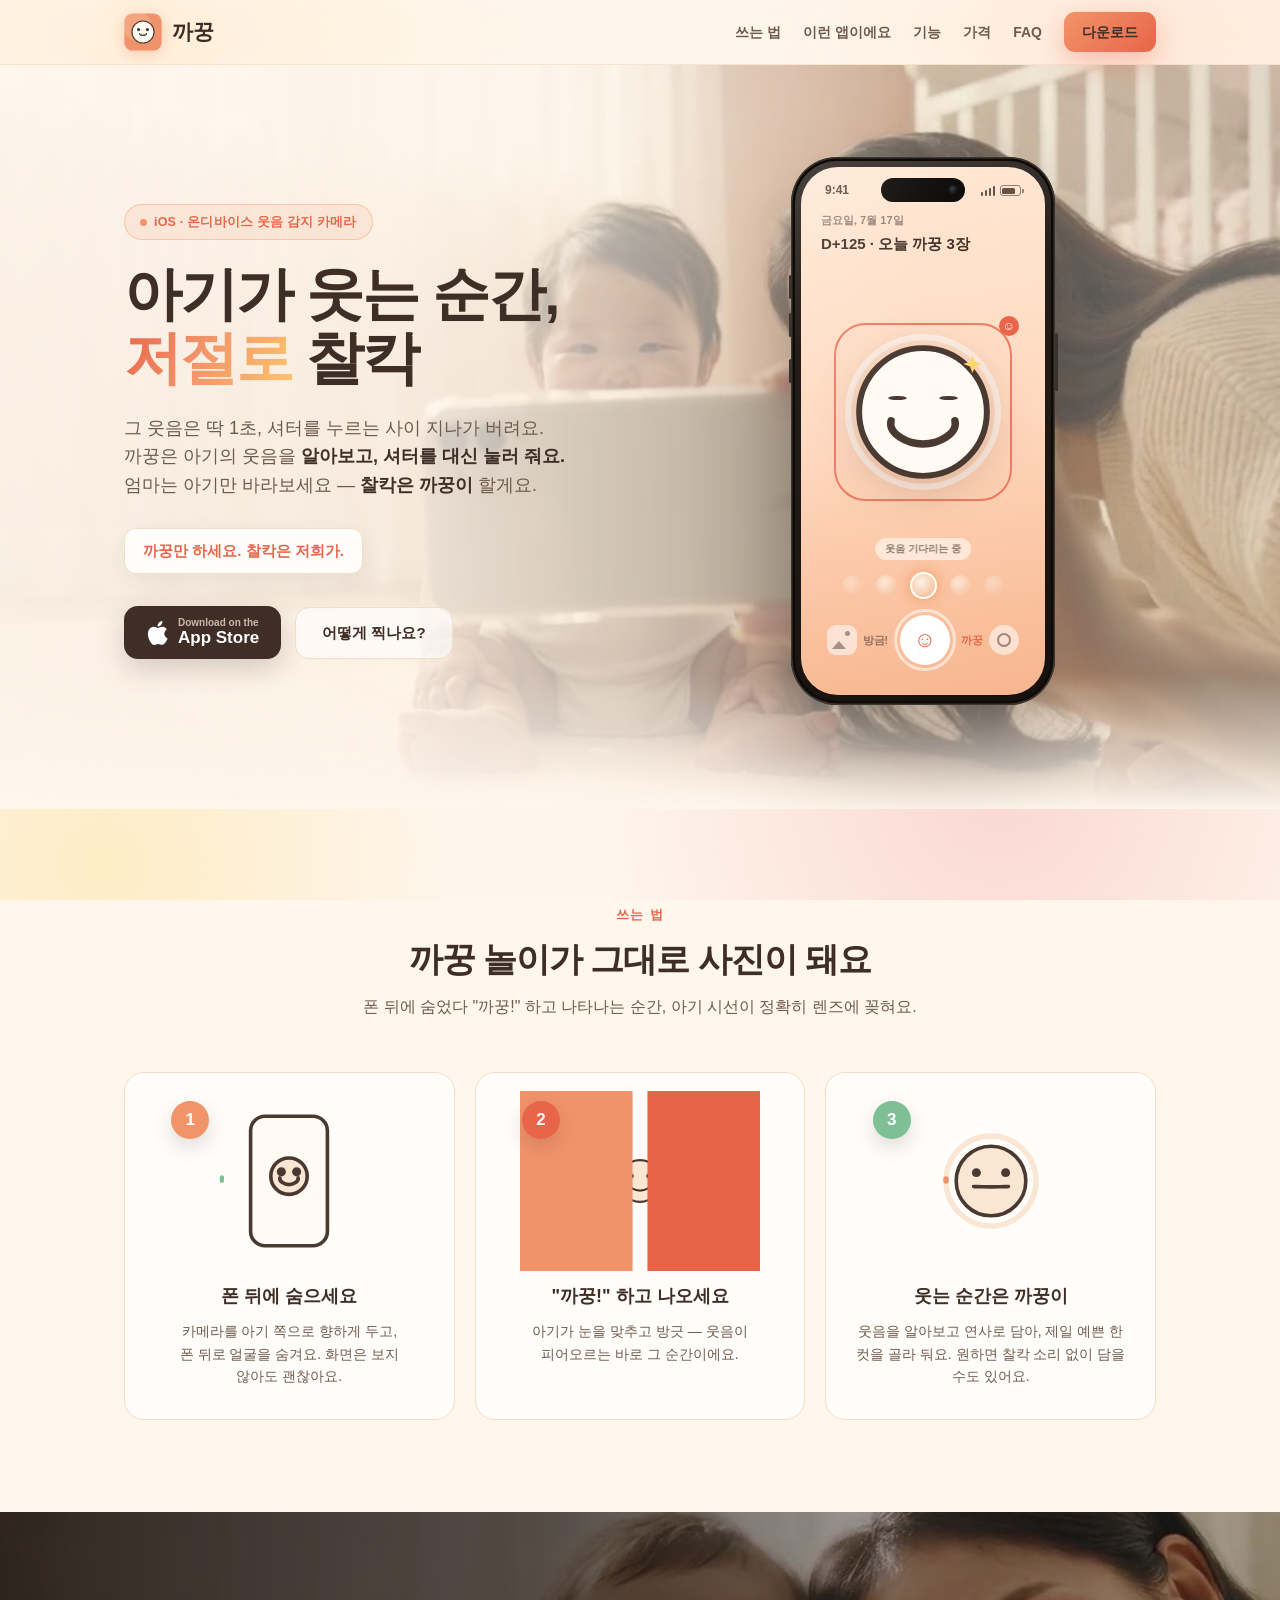
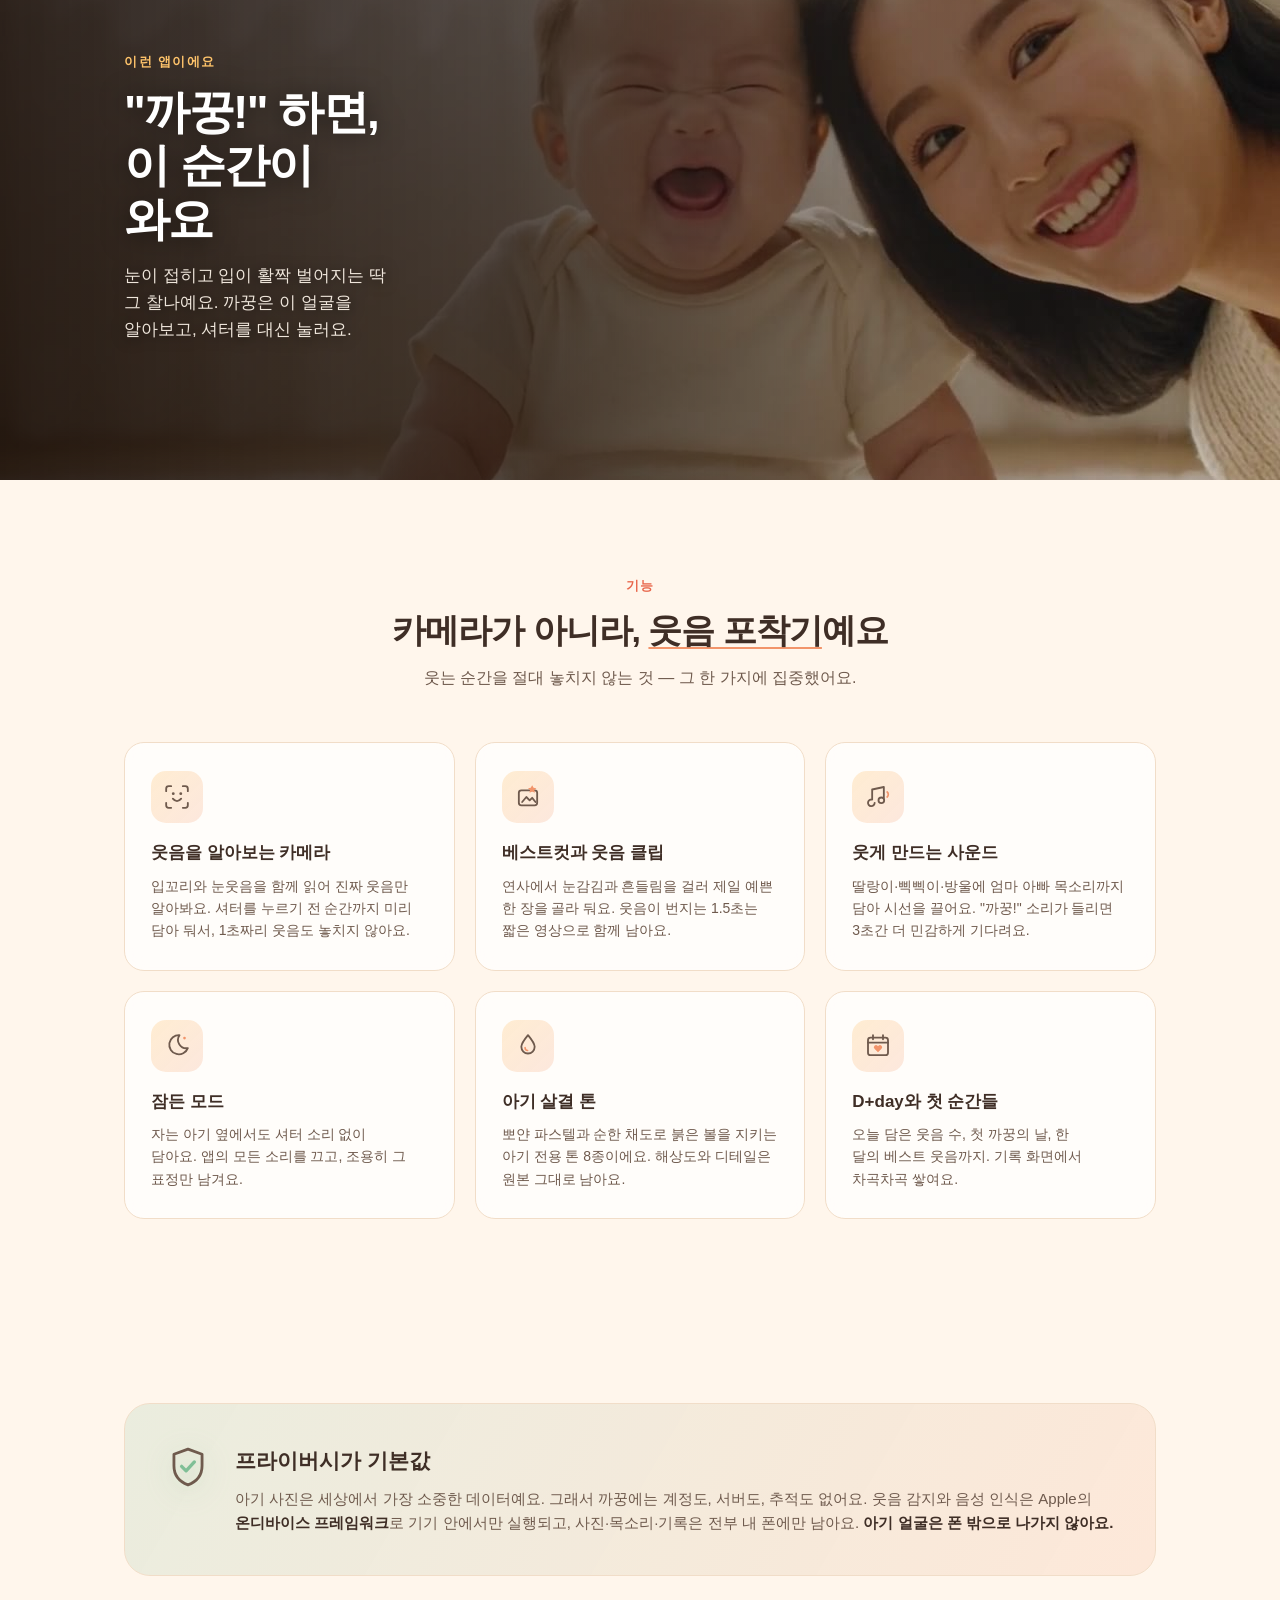
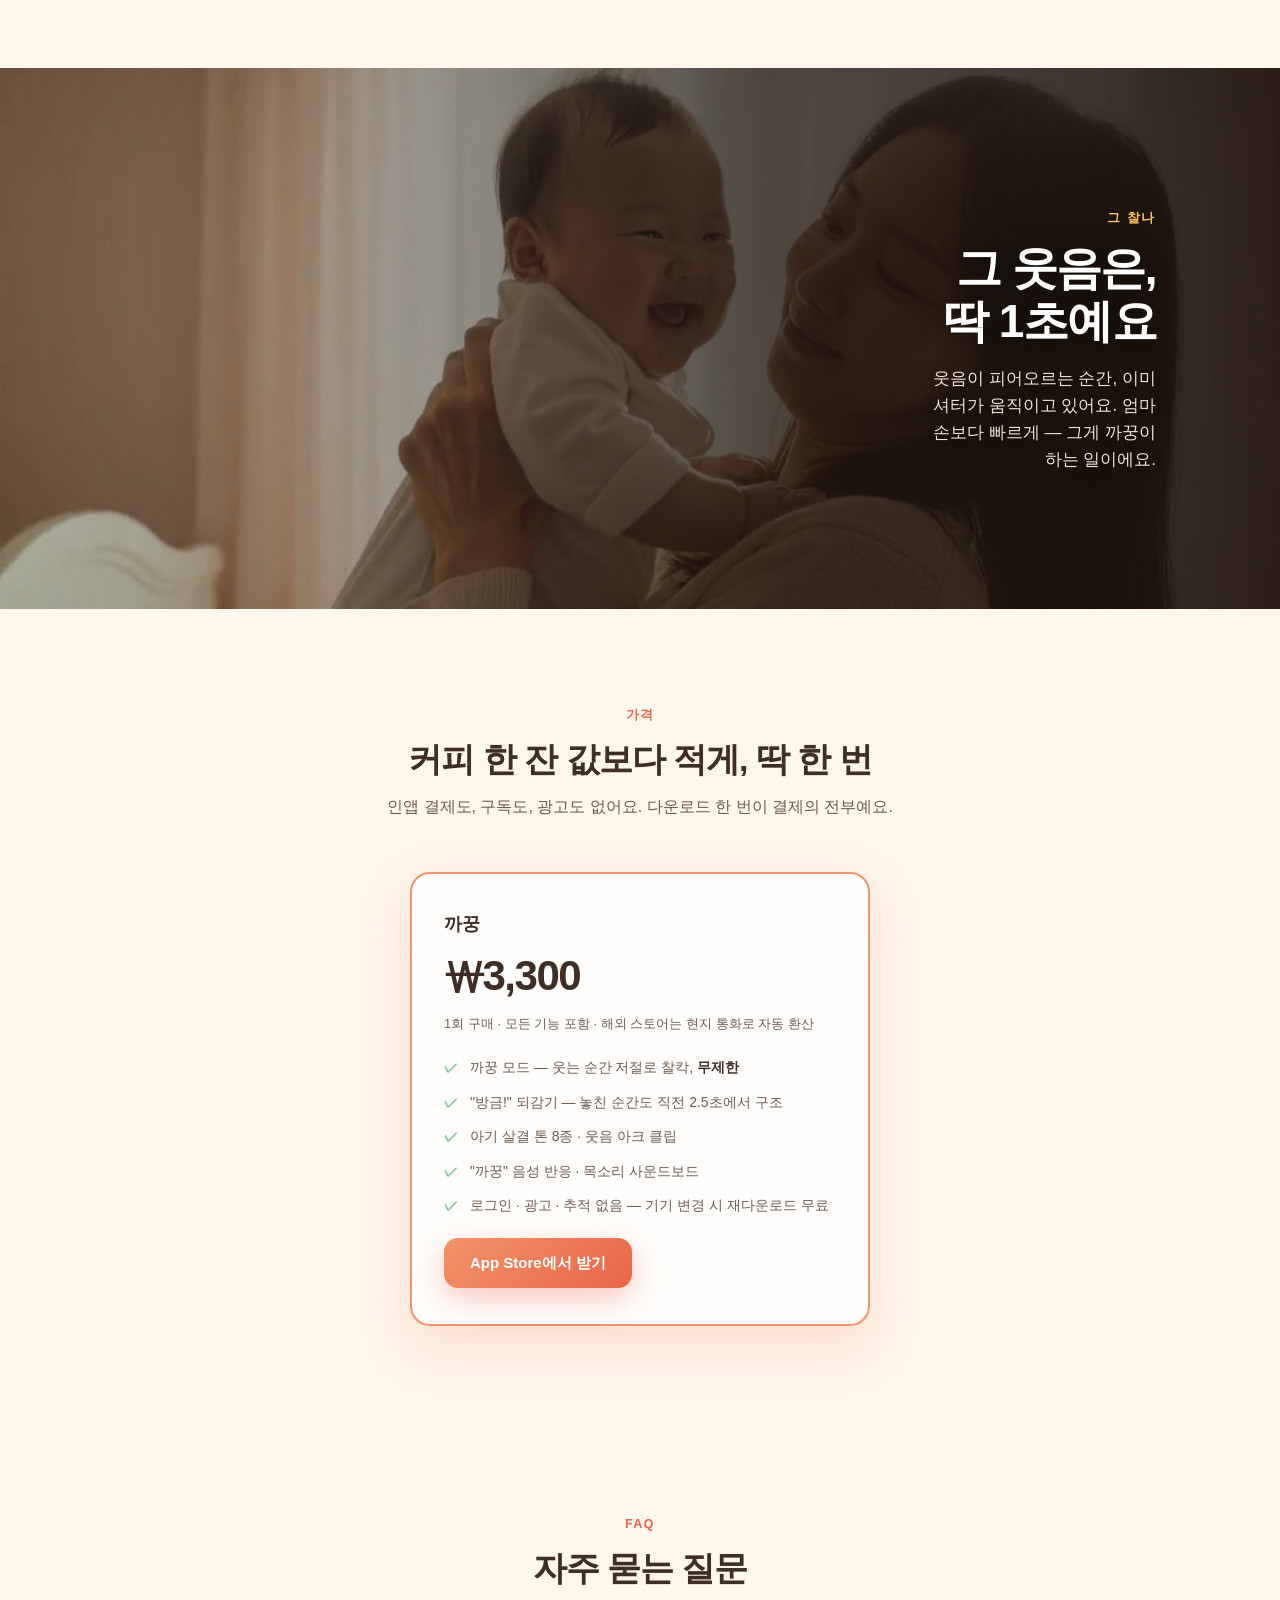
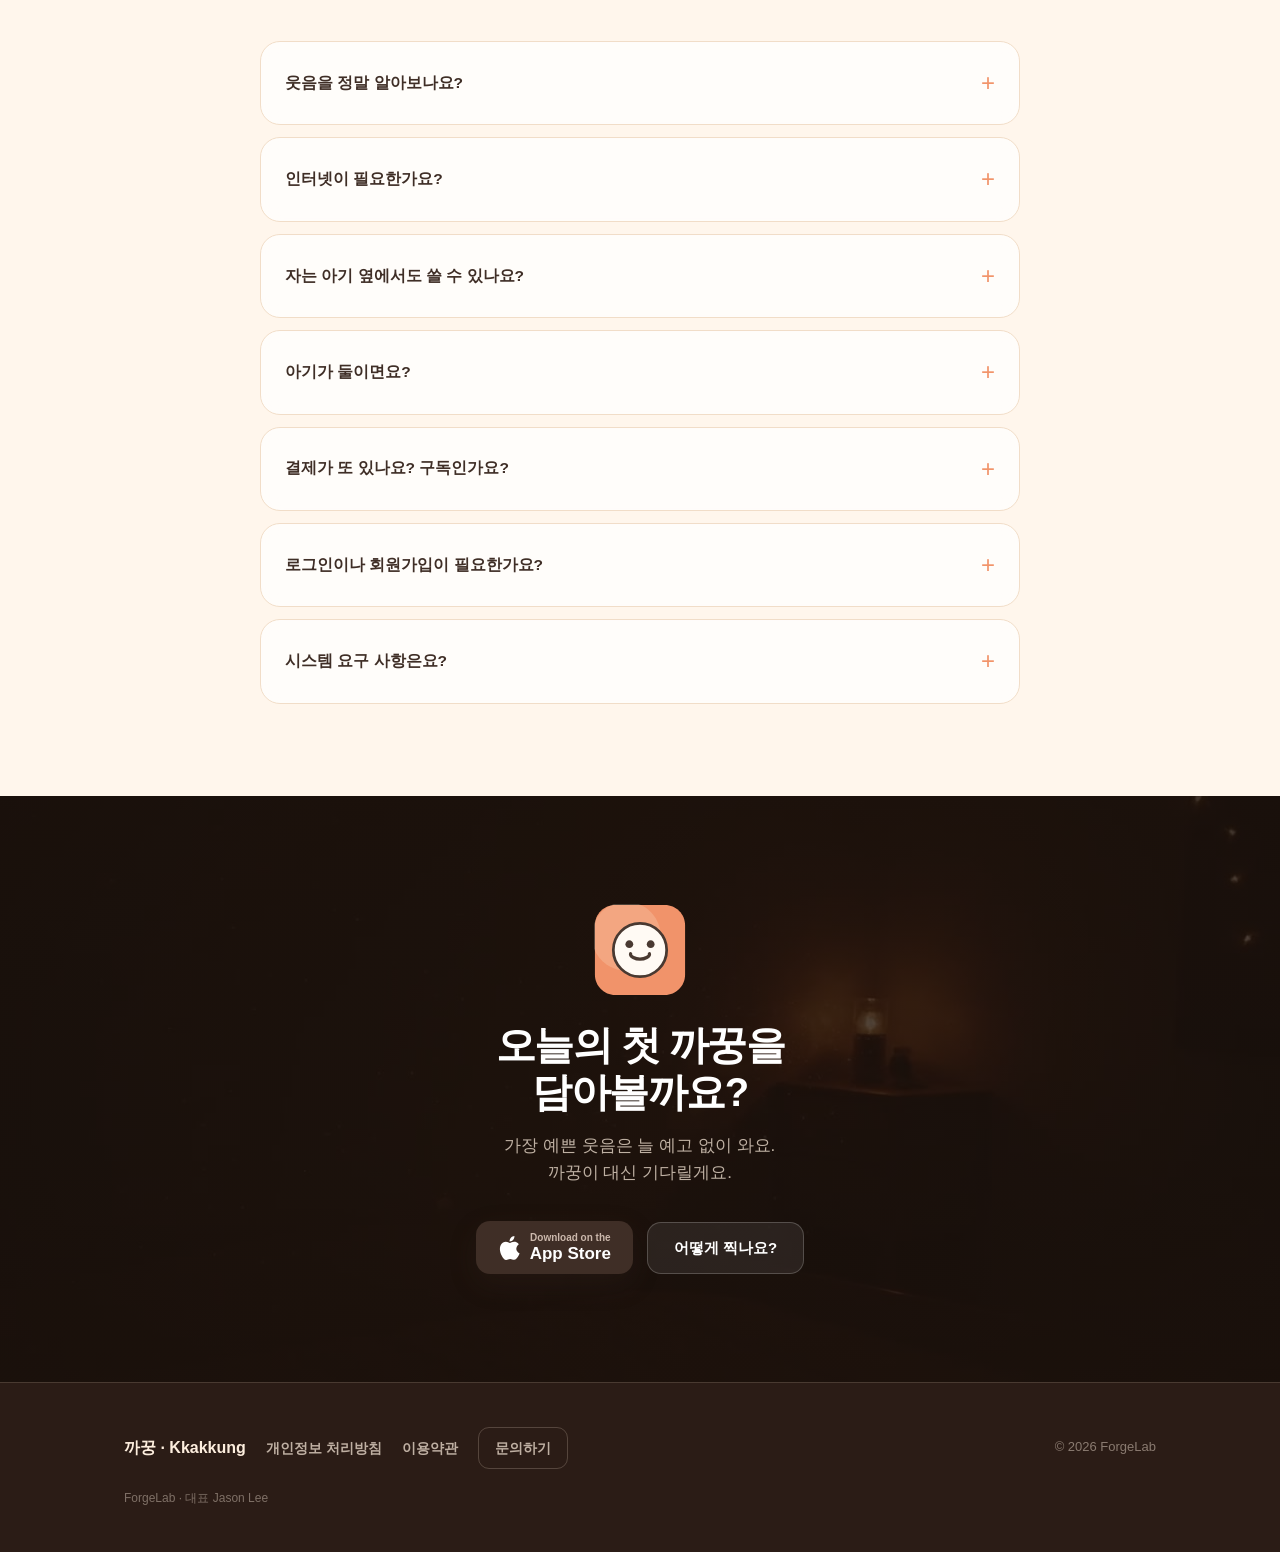
<file: docs/index.html>
<!DOCTYPE html>
<html lang="ko">
<head>
<meta charset="UTF-8" />
<meta name="viewport" content="width=device-width, initial-scale=1.0" />
<title>까꿍 — 아기가 웃는 순간, 저절로 찰칵</title>
<meta name="description" content="까꿍(Kkakkung)은 아기가 웃는 순간을 자동으로 포착하는 iOS 카메라입니다. 온디바이스 AI가 아기의 웃음을 알아보고 셔터를 대신 눌러요. 까꿍만 하세요, 찰칵은 저희가. 아기 사진은 폰 밖으로 나가지 않습니다." />
<meta property="og:title" content="까꿍 — 아기가 웃는 순간, 저절로 찰칵" />
<meta property="og:description" content="온디바이스 AI가 아기의 웃음을 알아보고 셔터를 대신 눌러요. 까꿍만 하세요, 찰칵은 저희가." />
<meta property="og:type" content="website" />
<link rel="icon" href="data:image/svg+xml,%3Csvg xmlns='http://www.w3.org/2000/svg' viewBox='0 0 64 64'%3E%3Crect x='4' y='4' width='56' height='56' rx='16' fill='%23F2946A'/%3E%3Ccircle cx='32' cy='30' r='16' fill='none' stroke='%234A3A32' stroke-width='3.5'/%3E%3Ccircle cx='26' cy='27' r='2.4' fill='%234A3A32'/%3E%3Ccircle cx='38' cy='27' r='2.4' fill='%234A3A32'/%3E%3Cpath d='M25 33 Q32 40 39 33' fill='none' stroke='%234A3A32' stroke-width='3.5' stroke-linecap='round'/%3E%3C/svg%3E" />
<link rel="stylesheet" href="styles.css?v=20260718f" />
</head>
<body>

<div class="atmosphere" aria-hidden="true"></div>

<!-- ======================= NAV ======================= -->
<nav class="nav">
  <div class="nav-inner">
    <a class="logo" href="#">
      <span class="logo-anim" data-lottie="lottie/logo.json" aria-hidden="true"></span>
      까꿍
    </a>
    <div class="nav-links">
      <a href="#how">쓰는 법</a>
      <a href="#motion">이런 앱이에요</a>
      <a href="#features">기능</a>
      <a href="#pricing">가격</a>
      <a href="#faq">FAQ</a>
      <a class="btn primary nav-cta" href="#download">다운로드</a>
    </div>
  </div>
</nav>

<!-- ======================= HERO ======================= -->
<header class="hero-band" id="download">
  <video class="film-video" autoplay muted loop playsinline preload="metadata"
         style="position:absolute;inset:0;width:100%;height:100%;object-fit:cover;z-index:0"
         poster="assets/video/hero.jpg" aria-hidden="true">
    <source src="assets/video/hero.mp4" type="video/mp4" />
  </video>
  <div class="hero-veil" aria-hidden="true"></div>
  <div class="hero wrap">
  <div class="reveal">
    <span class="tag">iOS · 온디바이스 웃음 감지 카메라</span>
    <h1>아기가 웃는 순간,<br /><span class="hl">저절로</span> 찰칵</h1>
    <p class="sub">
      그 웃음은 딱 1초, 셔터를 누르는 사이 지나가 버려요.
      까꿍은 아기의 웃음을 <strong>알아보고, 셔터를 대신 눌러 줘요.</strong>
      엄마는 아기만 바라보세요 — <strong>찰칵은 까꿍이</strong> 할게요.
    </p>
    <span class="hero-caption" id="heroCaption">까꿍만 하세요. 찰칵은 저희가.</span>
    <div class="hero-ctas">
      <!-- TODO: 출시 후 App Store 링크로 교체 -->
      <a class="store-badge" href="#" onclick="alert('App Store 출시 준비 중입니다!'); return false;">
        <svg width="22" height="26" viewBox="0 0 22 26" fill="currentColor" aria-hidden="true"><path d="M18.3 13.8c0-3 2.5-4.5 2.6-4.6-1.4-2.1-3.6-2.4-4.4-2.4-1.9-.2-3.7 1.1-4.6 1.1-1 0-2.4-1.1-4-1.1-2 0-3.9 1.2-5 3-2.1 3.7-.5 9.1 1.5 12.1 1 1.5 2.2 3.1 3.8 3 1.5-.1 2.1-1 4-1s2.4 1 4 .9c1.7 0 2.7-1.5 3.7-3 1.2-1.7 1.6-3.4 1.7-3.5-.1 0-3.2-1.2-3.3-4.5zM15.2 4.8c.8-1 1.4-2.4 1.2-3.8-1.2.1-2.7.8-3.5 1.8-.8.9-1.5 2.3-1.3 3.7 1.4.1 2.8-.7 3.6-1.7z"/></svg>
        <span><small>Download on the</small><span class="big">App Store</span></span>
      </a>
      <a class="btn ghost" href="#how">어떻게 찍나요?</a>
    </div>
  </div>

  <!-- CSS-drawn app preview -->
  <div class="phone-wrap reveal from-r" aria-hidden="true">
  <div class="phone">
    <div class="phone-screen">
      <div class="p-island"></div>
      <div class="p-status">
        <span class="p-time">9:41</span>
        <span class="p-glyphs">
          <span class="p-sbars"><i></i><i></i><i></i><i></i></span>
          <span class="p-batt"><i></i></span>
        </span>
      </div>
      <div class="p-top">
        <div class="p-dline">금요일, 7월 17일</div>
        <div class="p-count">D+125 · 오늘 까꿍 3장</div>
      </div>
      <div class="p-stage">
        <svg class="p-gauge" viewBox="0 0 176 176">
          <circle class="track" cx="88" cy="88" r="85" />
          <circle class="fill" cx="88" cy="88" r="85" />
        </svg>
        <div class="p-facebox"></div>
        <div class="p-face-anim" data-lottie="lottie/face.json"></div>
        <div class="p-phase">웃음 기다리는 중</div>
        <div class="p-flash"></div>
      </div>
      <div class="p-filters"><i></i><i></i><b></b><i></i><i></i></div>
      <div class="p-shutter">
        <div class="p-thumb"></div>
        <span class="p-btnlabel">방금!</span>
        <div class="p-shutter-ring"></div>
        <span class="p-btnlabel on">까꿍</span>
        <div class="p-sound"></div>
      </div>
    </div>
  </div>
  </div>
  </div>
</header>

<!-- ======================= HOW ======================= -->
<section id="how">
  <div class="wrap">
    <div class="sec-head reveal">
      <span class="eyebrow">쓰는 법</span>
      <h2>까꿍 놀이가 그대로 사진이 돼요</h2>
      <p>폰 뒤에 숨었다 "까꿍!" 하고 나타나는 순간, 아기 시선이 정확히 렌즈에 꽂혀요.</p>
    </div>
    <div class="steps stagger">
      <div class="step card">
        <div class="step-anim" aria-hidden="true">
          <div class="step-lottie" data-lottie="lottie/on-device.json"></div>
          <div class="step-num" style="background: var(--accent);">1</div>
        </div>
        <h3>폰 뒤에 숨으세요</h3>
        <p>카메라를 아기 쪽으로 향하게 두고, 폰 뒤로 얼굴을 숨겨요. 화면은 보지 않아도 괜찮아요.</p>
      </div>
      <div class="step card">
        <div class="step-anim" aria-hidden="true">
          <div class="step-lottie" data-lottie="lottie/peekaboo.json"></div>
          <div class="step-num" style="background: var(--accent-deep);">2</div>
        </div>
        <h3>"까꿍!" 하고 나오세요</h3>
        <p>아기가 눈을 맞추고 방긋 — 웃음이 피어오르는 바로 그 순간이에요.</p>
      </div>
      <div class="step card">
        <div class="step-anim" aria-hidden="true">
          <div class="step-lottie" data-lottie="lottie/smile-capture.json"></div>
          <div class="step-num" style="background: var(--mint);">3</div>
        </div>
        <h3>웃는 순간은 까꿍이</h3>
        <p>웃음을 알아보고 연사로 담아, 제일 예쁜 한 컷을 골라 둬요. 원하면 찰칵 소리 없이 담을 수도 있어요.</p>
      </div>
    </div>
  </div>
</section>

<!-- ============= 까꿍의 순간 (시네마 밴드) — 기존 Lottie 3카드 대체 ============= -->
<section id="motion" class="film" style="position:relative;overflow:hidden;background-image:url('assets/video/laugh.jpg')">
  <video class="film-video" autoplay muted loop playsinline preload="metadata"
         style="position:absolute;inset:0;width:100%;height:100%;object-fit:cover;z-index:0"
         poster="assets/video/laugh.jpg" aria-hidden="true">
    <source src="assets/video/laugh.mp4" type="video/mp4" />
  </video>
  <div class="film-scrim"></div>
  <div class="wrap">
    <div class="film-copy reveal">
      <span class="eyebrow">이런 앱이에요</span>
      <h2>"까꿍!" 하면,<br />이 순간이 와요</h2>
      <p>눈이 접히고 입이 활짝 벌어지는 딱 그 찰나예요. 까꿍은 이 얼굴을 알아보고, 셔터를 대신 눌러요.</p>
    </div>
  </div>
</section>

<!-- ======================= FEATURES ======================= -->
<section id="features">
  <div class="wrap">
    <div class="sec-head reveal">
      <span class="eyebrow">기능</span>
      <h2>카메라가 아니라, <u>웃음 포착기</u>예요</h2>
      <p>웃는 순간을 절대 놓치지 않는 것 — 그&nbsp;한&nbsp;가지에 집중했어요.</p>
    </div>
    <div class="grid stagger">
      <div class="feature card">
        <span class="icon"><svg viewBox="0 0 36 36" aria-hidden="true"><g fill="none" stroke="#6f5a4d" stroke-width="2.2" stroke-linecap="round" stroke-linejoin="round"><path d="M5 11V8a3 3 0 0 1 3-3h3"/><path d="M25 5h3a3 3 0 0 1 3 3v3"/><path d="M31 25v3a3 3 0 0 1-3 3h-3"/><path d="M11 31H8a3 3 0 0 1-3-3v-3"/><path d="M13 20c1.6 2 3.2 3 5 3s3.4-1 5-3"/></g><circle cx="13.5" cy="14" r="1.7" fill="#6f5a4d"/><circle cx="22.5" cy="14" r="1.7" fill="#6f5a4d"/></svg></span>
        <h3>웃음을 알아보는 카메라</h3>
        <p>입꼬리와 눈웃음을 함께 읽어 진짜 웃음만 알아봐요. 셔터를 누르기 전 순간까지 미리 담아 둬서, 1초짜리 웃음도 놓치지 않아요.</p>
      </div>
      <div class="feature card">
        <span class="icon"><svg viewBox="0 0 36 36" aria-hidden="true"><g fill="none" stroke="#6f5a4d" stroke-width="2.2" stroke-linecap="round" stroke-linejoin="round"><rect x="7" y="10" width="22" height="18" rx="3"/><path d="M11 24l5-6 4 4 3-3 4 5"/></g><path d="M23 4l1.7 3 3.3.4-2.4 2.2.6 3.4-3.2-1.7-3.2 1.7.6-3.4L18 7.4l3.3-.4z" fill="#f2946a"/></svg></span>
        <h3>베스트컷과 웃음 클립</h3>
        <p>연사에서 눈감김과 흔들림을 걸러 제일 예쁜 한 장을 골라 둬요. 웃음이 번지는 1.5초는 짧은 영상으로 함께 남아요.</p>
      </div>
      <div class="feature card">
        <span class="icon"><svg viewBox="0 0 36 36" aria-hidden="true"><g fill="none" stroke="#6f5a4d" stroke-width="2.2" stroke-linecap="round" stroke-linejoin="round"><path d="M14 25a4 4 0 1 1-3-3.9V9l14-3v13"/><circle cx="22" cy="22" r="3.4"/></g><path d="M29 12c1.8 1.4 1.8 4.6 0 6" fill="none" stroke="#f2946a" stroke-width="2" stroke-linecap="round"/></svg></span>
        <h3>웃게 만드는 사운드</h3>
        <p>딸랑이·삑삑이·방울에 엄마 아빠 목소리까지 담아 시선을 끌어요. "까꿍!" 소리가 들리면 3초간 더 민감하게 기다려요.</p>
      </div>
      <div class="feature card">
        <span class="icon"><svg viewBox="0 0 36 36" aria-hidden="true"><path d="M21 5a11.5 11.5 0 1 0 10 15.5A10 10 0 0 1 21 5z" fill="none" stroke="#6f5a4d" stroke-width="2.2" stroke-linecap="round" stroke-linejoin="round"/><circle cx="27" cy="8.5" r="1.6" fill="#f2946a"/></svg></span>
        <h3>잠든 모드</h3>
        <p>자는 아기 옆에서도 셔터 소리 없이 담아요. 앱의 모든 소리를 끄고, 조용히 그 표정만 남겨요.</p>
      </div>
      <div class="feature card">
        <span class="icon"><svg viewBox="0 0 36 36" aria-hidden="true"><path d="M18 5c4.5 5.4 8 9.8 8 14a8 8 0 1 1-16 0c0-4.2 3.5-8.6 8-14z" fill="none" stroke="#6f5a4d" stroke-width="2.2" stroke-linecap="round" stroke-linejoin="round"/><path d="M14.5 20a3.5 3.5 0 0 0 3 3.4" fill="none" stroke="#f2946a" stroke-width="2" stroke-linecap="round"/></svg></span>
        <h3>아기 살결 톤</h3>
        <p>뽀얀 파스텔과 순한 채도로 붉은 볼을 지키는 아기 전용 톤 8종이에요. 해상도와 디테일은 원본 그대로 남아요.</p>
      </div>
      <div class="feature card">
        <span class="icon"><svg viewBox="0 0 36 36" aria-hidden="true"><g fill="none" stroke="#6f5a4d" stroke-width="2.2" stroke-linecap="round" stroke-linejoin="round"><rect x="6" y="8" width="24" height="21" rx="3"/><path d="M6 14h24M12 5v5M24 5v5"/></g><path d="M18 25.5l-4.2-4.1a2.6 2.6 0 0 1 3.7-3.7l.5.5.5-.5a2.6 2.6 0 0 1 3.7 3.7z" fill="#f2946a"/></svg></span>
        <h3>D+day와 첫 순간들</h3>
        <p>오늘 담은 웃음 수, 첫 까꿍의 날, 한 달의 베스트 웃음까지. 기록 화면에서 차곡차곡 쌓여요.</p>
      </div>
    </div>
  </div>
</section>

<!-- ======================= PRIVACY BAND ======================= -->
<section>
  <div class="wrap">
    <div class="privacy-band reveal">
      <span class="shield"><svg viewBox="0 0 36 36" aria-hidden="true"><path d="M18 4l11 4v9c0 7.5-4.7 12.6-11 15C11.7 29.6 7 24.5 7 17V8z" fill="none" stroke="#6f5a4d" stroke-width="2.2" stroke-linecap="round" stroke-linejoin="round"/><path d="M13 17.5l3.5 3.5 6.5-7" fill="none" stroke="#7fbf96" stroke-width="2.6" stroke-linecap="round" stroke-linejoin="round"/></svg></span>
      <div>
        <h3>프라이버시가 기본값</h3>
        <p>
          아기 사진은 세상에서 가장 소중한 데이터예요. 그래서 까꿍에는 계정도, 서버도, 추적도 없어요.
          웃음 감지와 음성 인식은 Apple의 <strong>온디바이스 프레임워크</strong>로 기기 안에서만 실행되고,
          사진·목소리·기록은 전부 내 폰에만 남아요.
          <strong>아기 얼굴은 폰 밖으로 나가지 않아요.</strong>
        </p>
      </div>
    </div>
  </div>
</section>

<!-- ============= 그 찰나 (시네마 밴드) — 기존 게이지 데모 대체 ============= -->
<section id="demo" class="film" style="position:relative;overflow:hidden;background-image:url('assets/video/moment.jpg')">
  <video class="film-video" autoplay muted loop playsinline preload="metadata"
         style="position:absolute;inset:0;width:100%;height:100%;object-fit:cover;z-index:0"
         poster="assets/video/moment.jpg" aria-hidden="true">
    <source src="assets/video/moment.mp4" type="video/mp4" />
  </video>
  <div class="film-scrim right"></div>
  <div class="wrap">
    <div class="film-copy right reveal">
      <span class="eyebrow">그 찰나</span>
      <h2>그 웃음은,<br />딱 1초예요</h2>
      <p>웃음이 피어오르는 순간, 이미 셔터가 움직이고 있어요. 엄마 손보다 빠르게 — 그게 까꿍이 하는 일이에요.</p>
    </div>
  </div>
</section>

<!-- ======================= PRICING ======================= -->
<section id="pricing">
  <div class="wrap">
    <div class="sec-head reveal">
      <span class="eyebrow">가격</span>
      <h2>커피 한 잔 값보다 적게, 딱 한 번</h2>
      <p>인앱 결제도, 구독도, 광고도 없어요. 다운로드 한 번이 결제의 전부예요.</p>
    </div>
    <div class="pricing stagger" style="grid-template-columns: minmax(0, 460px); justify-content: center;">
      <div class="price-card hot card">
        <h3>까꿍</h3>
        <div class="price">₩3,300</div>
        <div class="price-note">1회 구매 · 모든 기능 포함 · 해외 스토어는 현지 통화로 자동 환산</div>
        <ul>
          <li>까꿍 모드 — 웃는 순간 저절로 찰칵, <strong>무제한</strong></li>
          <li>"방금!" 되감기 — 놓친 순간도 직전 2.5초에서 구조</li>
          <li>아기 살결 톤 8종 · 웃음 아크 클립</li>
          <li>"까꿍" 음성 반응 · 목소리 사운드보드</li>
          <li>로그인 · 광고 · 추적 없음 — 기기 변경 시 재다운로드 무료</li>
        </ul>
        <a class="btn primary" href="#download" style="margin-top: 22px;">App Store에서 받기</a>
      </div>
    </div>
  </div>
</section>

<!-- ======================= FAQ ======================= -->
<section id="faq">
  <div class="wrap">
    <div class="sec-head reveal"><span class="eyebrow">FAQ</span><h2>자주 묻는 질문</h2></div>
    <div class="faq stagger">
      <details class="card">
        <summary>웃음을 정말 알아보나요?</summary>
        <p>네. 얼굴 랜드마크를 실시간으로 읽어, 입꼬리가 올라가면서 눈이 가늘어지는 진짜 웃음의 특징을 함께 판단해요. 하품이나 울음 직전 표정은 걸러내도록 설계했고요. 자동이 놓친 순간을 위한 "방금!" 버튼도 있어요.</p>
      </details>
      <details class="card">
        <summary>인터넷이 필요한가요?</summary>
        <p>아니요. 웃음 감지도, 촬영도, 음성 인식도 전부 기기 안에서 오프라인으로 동작해요. 아기 사진이 네트워크로 전송되는 일은 없어요.</p>
      </details>
      <details class="card">
        <summary>자는 아기 옆에서도 쓸 수 있나요?</summary>
        <p>잠든 모드를 켜면 셔터 소리와 앱의 모든 소리가 꺼져요. 미리 잡아 둔 프레임으로 조용히 담기 때문에, 곤히 자는 표정도 깨우지 않고 남길 수 있어요.</p>
      </details>
      <details class="card">
        <summary>아기가 둘이면요?</summary>
        <p>화면에서 얼굴을 탭해 따라갈 아기를 고를 수 있어요. 쌍둥이나 형제 중 원하는 아이의 웃음에만 집중해요.</p>
      </details>
      <details class="card">
        <summary>결제가 또 있나요? 구독인가요?</summary>
        <p>아니요. App Store에서 ₩3,300에 한 번 받으면 그게 전부예요. 인앱 결제도, 구독도, 광고도 없고 모든 기능이 처음부터 다 열려 있어요. 기기를 바꾸거나 다시 설치해도 같은 Apple ID면 무료로 다시 받을 수 있어요.</p>
      </details>
      <details class="card">
        <summary>로그인이나 회원가입이 필요한가요?</summary>
        <p>아니요. 계정 없이 바로 시작해요. 개발자 서버가 아예 없고, 데이터는 전부 내 폰에만 저장돼요. 결제는 Apple App Store가 처리해요.</p>
      </details>
      <details class="card">
        <summary>시스템 요구 사항은요?</summary>
        <p>iOS 26 이상이 설치된 iPhone에서 쓸 수 있어요.</p>
      </details>
    </div>
  </div>
</section>

<!-- ======================= CTA ======================= -->
<section class="deep cta">
  <video class="film-video" autoplay muted loop playsinline preload="metadata"
         style="position:absolute;inset:0;width:100%;height:100%;object-fit:cover;z-index:0"
         poster="assets/video/night.jpg" aria-hidden="true">
    <source src="assets/video/night.mp4" type="video/mp4" />
  </video>
  <div class="film-scrim cta-scrim"></div>
  <div class="wrap">
    <div class="cta-logo reveal" data-lottie="lottie/logo.json" aria-label="까꿍 로고"></div>
    <h2 class="reveal">오늘의 첫 까꿍을<br />담아볼까요?</h2>
    <p class="reveal">가장 예쁜 웃음은 늘 예고 없이 와요. 까꿍이 대신 기다릴게요.</p>
    <div class="hero-ctas reveal">
      <a class="store-badge" href="#" onclick="alert('App Store 출시 준비 중입니다!'); return false;">
        <svg width="22" height="26" viewBox="0 0 22 26" fill="currentColor" aria-hidden="true"><path d="M18.3 13.8c0-3 2.5-4.5 2.6-4.6-1.4-2.1-3.6-2.4-4.4-2.4-1.9-.2-3.7 1.1-4.6 1.1-1 0-2.4-1.1-4-1.1-2 0-3.9 1.2-5 3-2.1 3.7-.5 9.1 1.5 12.1 1 1.5 2.2 3.1 3.8 3 1.5-.1 2.1-1 4-1s2.4 1 4 .9c1.7 0 2.7-1.5 3.7-3 1.2-1.7 1.6-3.4 1.7-3.5-.1 0-3.2-1.2-3.3-4.5zM15.2 4.8c.8-1 1.4-2.4 1.2-3.8-1.2.1-2.7.8-3.5 1.8-.8.9-1.5 2.3-1.3 3.7 1.4.1 2.8-.7 3.6-1.7z"/></svg>
        <span><small>Download on the</small><span class="big">App Store</span></span>
      </a>
      <a class="btn ghost" href="#how">어떻게 찍나요?</a>
    </div>
  </div>
</section>

<!-- ======================= FOOTER ======================= -->
<footer>
  <div class="wrap">
    <span class="brand">까꿍 · Kkakkung</span>
    <a href="privacy.html">개인정보 처리방침</a>
    <a href="terms.html">이용약관</a>
    <a class="contact-btn" href="mailto:forgelab.aitech@gmail.com?subject=%5B%EA%B9%8C%EA%BF%8D%5D%20%EB%AC%B8%EC%9D%98">문의하기</a>
    <span class="copy">© 2026 ForgeLab</span>
    <span class="biz">ForgeLab · 대표 Jason Lee</span>
  </div>
</footer>

<script src="lottie/lottie_light.min.js"></script>
<script>
/* ---------- Lottie motion cards (play only when visible) ---------- */
(function () {
  if (typeof lottie === 'undefined') return;
  document.querySelectorAll('[data-lottie]').forEach(function (box) {
    var anim = lottie.loadAnimation({
      container: box, renderer: 'svg', loop: true, autoplay: false,
      path: box.getAttribute('data-lottie')
    });
    new IntersectionObserver(function (entries) {
      entries.forEach(function (e) { e.isIntersecting ? anim.play() : anim.pause(); });
    }, { threshold: 0.25 }).observe(box);
  });
})();

/* ---------- Cinema bands: pause offscreen, honor reduced-motion ---------- */
(function () {
  var reduce = window.matchMedia('(prefers-reduced-motion: reduce)').matches;
  var vids = document.querySelectorAll('.film-video');
  vids.forEach(function (v) {
    if (reduce) { v.removeAttribute('autoplay'); v.pause(); return; }
    if (!('IntersectionObserver' in window)) return;
    new IntersectionObserver(function (entries) {
      entries.forEach(function (e) {
        if (e.isIntersecting) { var p = v.play(); if (p && p.catch) p.catch(function () {}); }
        else { v.pause(); }
      });
    }, { threshold: 0.15 }).observe(v);
  });
})();

/* ---------- Scroll reveal (cards unfold as they enter) ---------- */
(function () {
  var els = document.querySelectorAll('.reveal, .stagger');
  if (!('IntersectionObserver' in window)) {
    els.forEach(function (el) { el.classList.add('in'); });
    return;
  }
  var io = new IntersectionObserver(function (entries) {
    entries.forEach(function (e) {
      if (e.isIntersecting) { e.target.classList.add('in'); io.unobserve(e.target); }
    });
  }, { threshold: 0.12, rootMargin: '0px 0px -6% 0px' });
  els.forEach(function (el) { io.observe(el); });
})();

/* ---------- Scroll spy ---------- */
(function () {
  var links = Array.prototype.slice.call(document.querySelectorAll('.nav-links a[href^="#"]'));
  var byId = {};
  links.forEach(function (a) { byId[a.getAttribute('href').slice(1)] = a; });
  var targets = Object.keys(byId).map(function (id) { return document.getElementById(id); }).filter(Boolean);
  var spy = new IntersectionObserver(function (entries) {
    entries.forEach(function (e) {
      if (!e.isIntersecting) return;
      links.forEach(function (a) { a.classList.remove('active'); });
      if (byId[e.target.id]) byId[e.target.id].classList.add('active');
    });
  }, { rootMargin: '-40% 0px -55% 0px' });
  targets.forEach(function (t) { spy.observe(t); });
})();

/* ---------- Hero: cycling caption ---------- */
(function () {
  var CAPS = ['까꿍만 하세요. 찰칵은 저희가.', '그 웃음은 1초. 까꿍이면 충분해요.',
    '엄마 눈은 아기에게. 찰칵은 까꿍이.', '폰 뒤에 숨으세요. 나머지는 까꿍이.'];
  var el = document.getElementById('heroCaption');
  var i = 0;
  setInterval(function () {
    i = (i + 1) % CAPS.length;
    el.style.opacity = 0;
    setTimeout(function () { el.textContent = CAPS[i]; el.style.opacity = 1; }, 300);
  }, 3600);
})();

</script>

</body>
</html>
</file>
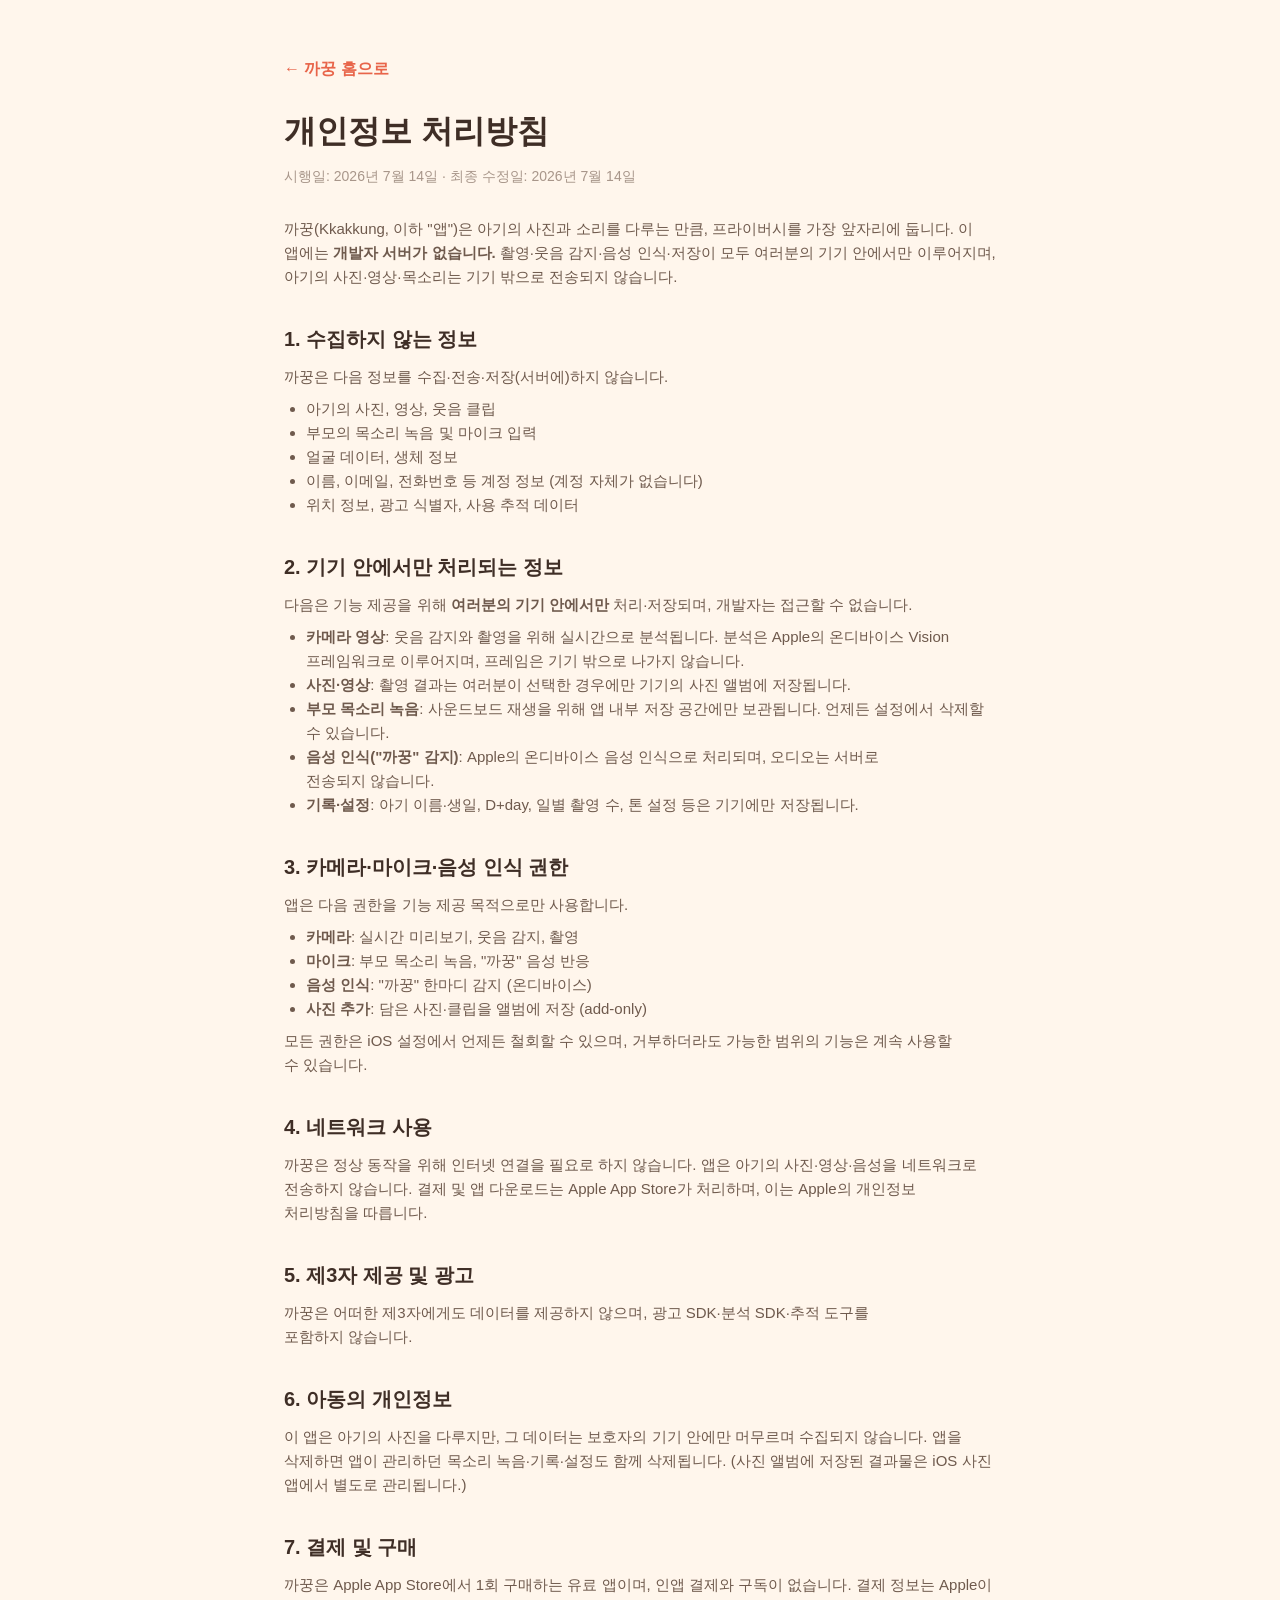
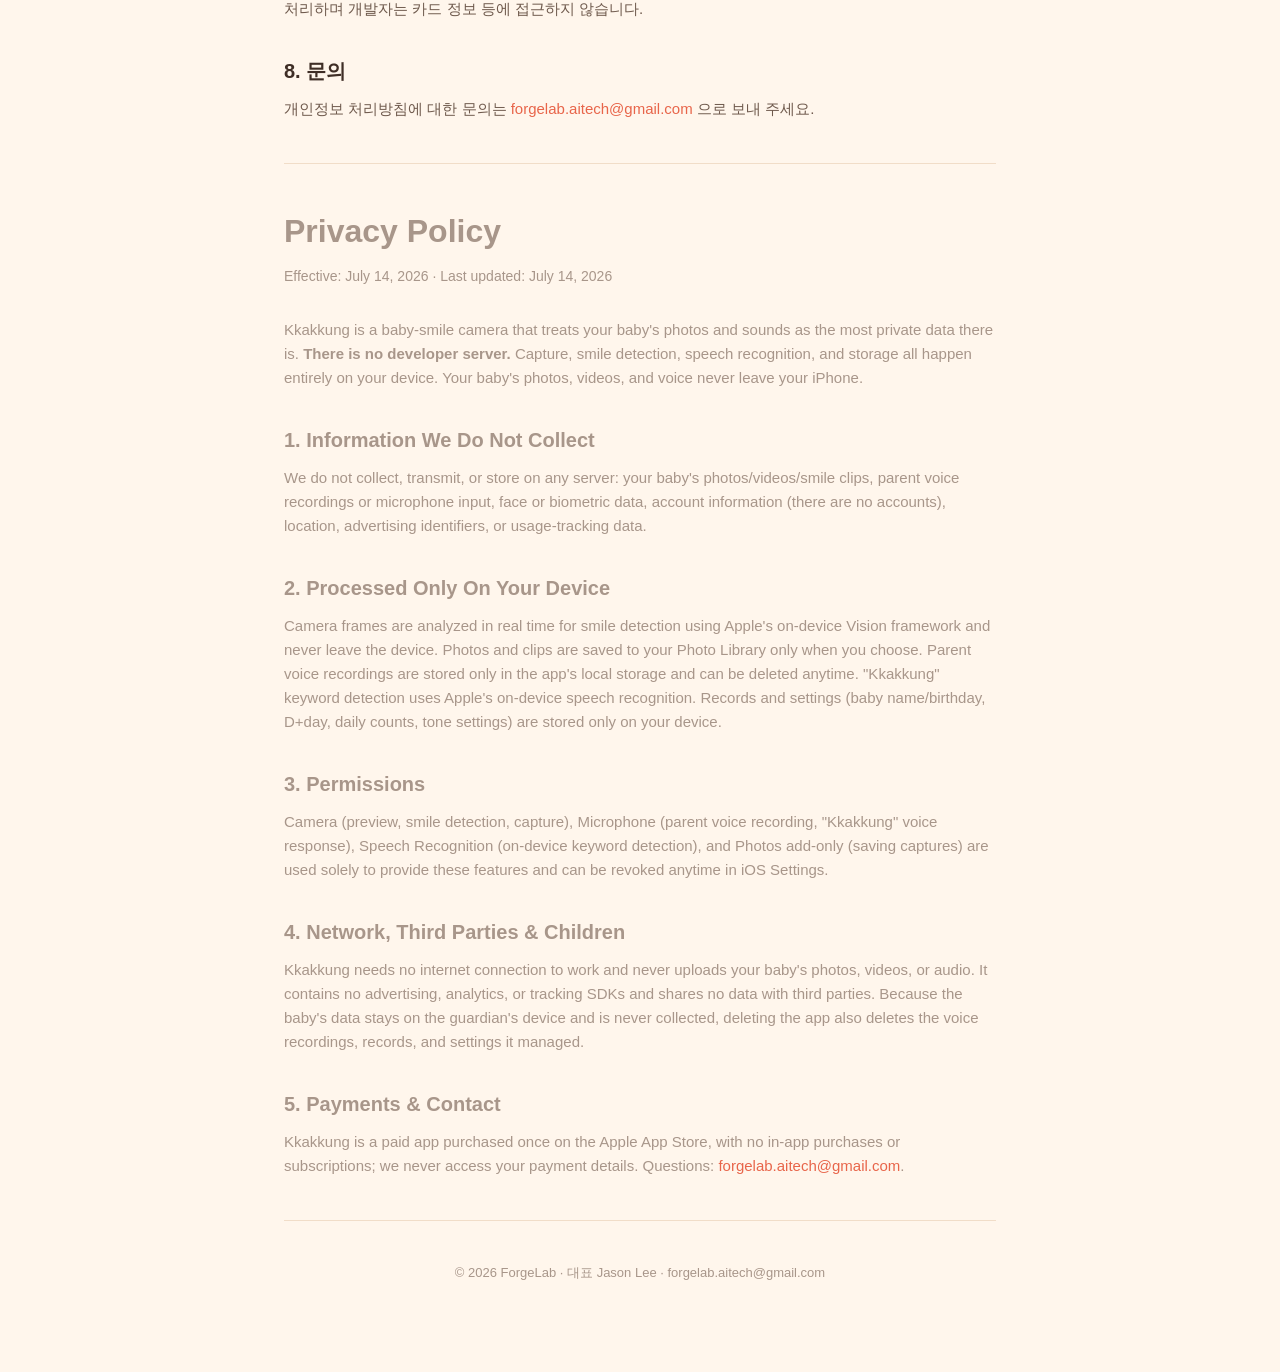
<file: docs/privacy.html>
<!DOCTYPE html>
<html lang="ko">
<head>
<meta charset="UTF-8" />
<meta name="viewport" content="width=device-width, initial-scale=1.0" />
<title>개인정보 처리방침 — 까꿍</title>
<meta name="description" content="까꿍(Kkakkung) 개인정보 처리방침. 아기 사진·목소리는 폰 밖으로 나가지 않습니다. 서버 없음, 계정 없음, 추적 없음." />
<link rel="icon" href="data:image/svg+xml,%3Csvg xmlns='http://www.w3.org/2000/svg' viewBox='0 0 64 64'%3E%3Crect x='4' y='4' width='56' height='56' rx='16' fill='%23F2946A'/%3E%3Ccircle cx='32' cy='30' r='16' fill='none' stroke='%234A3A32' stroke-width='3.5'/%3E%3Ccircle cx='26' cy='27' r='2.4' fill='%234A3A32'/%3E%3Ccircle cx='38' cy='27' r='2.4' fill='%234A3A32'/%3E%3Cpath d='M25 33 Q32 40 39 33' fill='none' stroke='%234A3A32' stroke-width='3.5' stroke-linecap='round'/%3E%3C/svg%3E" />
<link rel="stylesheet" href="styles.css?v=20260718f" />
</head>
<body>
<div class="legal">
  <a class="back" href="index.html">← 까꿍 홈으로</a>

  <h1>개인정보 처리방침</h1>
  <p class="updated">시행일: 2026년 7월 14일 · 최종 수정일: 2026년 7월 14일</p>

  <p>까꿍(Kkakkung, 이하 "앱")은 아기의 사진과 소리를 다루는 만큼, 프라이버시를 가장 앞자리에 둡니다. 이 앱에는 <strong>개발자 서버가 없습니다.</strong> 촬영·웃음 감지·음성 인식·저장이 모두 여러분의 기기 안에서만 이루어지며, 아기의 사진·영상·목소리는 기기 밖으로 전송되지 않습니다.</p>

  <h2>1. 수집하지 않는 정보</h2>
  <p>까꿍은 다음 정보를 수집·전송·저장(서버에)하지 않습니다.</p>
  <ul>
    <li>아기의 사진, 영상, 웃음 클립</li>
    <li>부모의 목소리 녹음 및 마이크 입력</li>
    <li>얼굴 데이터, 생체 정보</li>
    <li>이름, 이메일, 전화번호 등 계정 정보 (계정 자체가 없습니다)</li>
    <li>위치 정보, 광고 식별자, 사용 추적 데이터</li>
  </ul>

  <h2>2. 기기 안에서만 처리되는 정보</h2>
  <p>다음은 기능 제공을 위해 <strong>여러분의 기기 안에서만</strong> 처리·저장되며, 개발자는 접근할 수 없습니다.</p>
  <ul>
    <li><strong>카메라 영상</strong>: 웃음 감지와 촬영을 위해 실시간으로 분석됩니다. 분석은 Apple의 온디바이스 Vision 프레임워크로 이루어지며, 프레임은 기기 밖으로 나가지 않습니다.</li>
    <li><strong>사진·영상</strong>: 촬영 결과는 여러분이 선택한 경우에만 기기의 사진 앨범에 저장됩니다.</li>
    <li><strong>부모 목소리 녹음</strong>: 사운드보드 재생을 위해 앱 내부 저장 공간에만 보관됩니다. 언제든 설정에서 삭제할 수 있습니다.</li>
    <li><strong>음성 인식("까꿍" 감지)</strong>: Apple의 온디바이스 음성 인식으로 처리되며, 오디오는 서버로 전송되지 않습니다.</li>
    <li><strong>기록·설정</strong>: 아기 이름·생일, D+day, 일별 촬영 수, 톤 설정 등은 기기에만 저장됩니다.</li>
  </ul>

  <h2>3. 카메라·마이크·음성 인식 권한</h2>
  <p>앱은 다음 권한을 기능 제공 목적으로만 사용합니다.</p>
  <ul>
    <li><strong>카메라</strong>: 실시간 미리보기, 웃음 감지, 촬영</li>
    <li><strong>마이크</strong>: 부모 목소리 녹음, "까꿍" 음성 반응</li>
    <li><strong>음성 인식</strong>: "까꿍" 한마디 감지 (온디바이스)</li>
    <li><strong>사진 추가</strong>: 담은 사진·클립을 앨범에 저장 (add-only)</li>
  </ul>
  <p>모든 권한은 iOS 설정에서 언제든 철회할 수 있으며, 거부하더라도 가능한 범위의 기능은 계속 사용할 수 있습니다.</p>

  <h2>4. 네트워크 사용</h2>
  <p>까꿍은 정상 동작을 위해 인터넷 연결을 필요로 하지 않습니다. 앱은 아기의 사진·영상·음성을 네트워크로 전송하지 않습니다. 결제 및 앱 다운로드는 Apple App Store가 처리하며, 이는 Apple의 개인정보 처리방침을 따릅니다.</p>

  <h2>5. 제3자 제공 및 광고</h2>
  <p>까꿍은 어떠한 제3자에게도 데이터를 제공하지 않으며, 광고 SDK·분석 SDK·추적 도구를 포함하지 않습니다.</p>

  <h2>6. 아동의 개인정보</h2>
  <p>이 앱은 아기의 사진을 다루지만, 그 데이터는 보호자의 기기 안에만 머무르며 수집되지 않습니다. 앱을 삭제하면 앱이 관리하던 목소리 녹음·기록·설정도 함께 삭제됩니다. (사진 앨범에 저장된 결과물은 iOS 사진 앱에서 별도로 관리됩니다.)</p>

  <h2>7. 결제 및 구매</h2>
  <p>까꿍은 Apple App Store에서 1회 구매하는 유료 앱이며, 인앱 결제와 구독이 없습니다. 결제 정보는 Apple이 처리하며 개발자는 카드 정보 등에 접근하지 않습니다.</p>

  <h2>8. 문의</h2>
  <p>개인정보 처리방침에 대한 문의는 <a href="mailto:forgelab.aitech@gmail.com">forgelab.aitech@gmail.com</a> 으로 보내 주세요.</p>

  <hr />

  <h1 class="en">Privacy Policy</h1>
  <p class="updated">Effective: July 14, 2026 · Last updated: July 14, 2026</p>
  <p class="en">Kkakkung is a baby-smile camera that treats your baby's photos and sounds as the most private data there is. <strong>There is no developer server.</strong> Capture, smile detection, speech recognition, and storage all happen entirely on your device. Your baby's photos, videos, and voice never leave your iPhone.</p>

  <h2 class="en">1. Information We Do Not Collect</h2>
  <p class="en">We do not collect, transmit, or store on any server: your baby's photos/videos/smile clips, parent voice recordings or microphone input, face or biometric data, account information (there are no accounts), location, advertising identifiers, or usage-tracking data.</p>

  <h2 class="en">2. Processed Only On Your Device</h2>
  <p class="en">Camera frames are analyzed in real time for smile detection using Apple's on-device Vision framework and never leave the device. Photos and clips are saved to your Photo Library only when you choose. Parent voice recordings are stored only in the app's local storage and can be deleted anytime. "Kkakkung" keyword detection uses Apple's on-device speech recognition. Records and settings (baby name/birthday, D+day, daily counts, tone settings) are stored only on your device.</p>

  <h2 class="en">3. Permissions</h2>
  <p class="en">Camera (preview, smile detection, capture), Microphone (parent voice recording, "Kkakkung" voice response), Speech Recognition (on-device keyword detection), and Photos add-only (saving captures) are used solely to provide these features and can be revoked anytime in iOS Settings.</p>

  <h2 class="en">4. Network, Third Parties & Children</h2>
  <p class="en">Kkakkung needs no internet connection to work and never uploads your baby's photos, videos, or audio. It contains no advertising, analytics, or tracking SDKs and shares no data with third parties. Because the baby's data stays on the guardian's device and is never collected, deleting the app also deletes the voice recordings, records, and settings it managed.</p>

  <h2 class="en">5. Payments & Contact</h2>
  <p class="en">Kkakkung is a paid app purchased once on the Apple App Store, with no in-app purchases or subscriptions; we never access your payment details. Questions: <a href="mailto:forgelab.aitech@gmail.com">forgelab.aitech@gmail.com</a>.</p>

  <hr />
  <p style="text-align:center; color: var(--dim); font-size: 13px;">© 2026 ForgeLab · 대표 Jason Lee · forgelab.aitech@gmail.com</p>
</div>
</body>
</html>
</file>
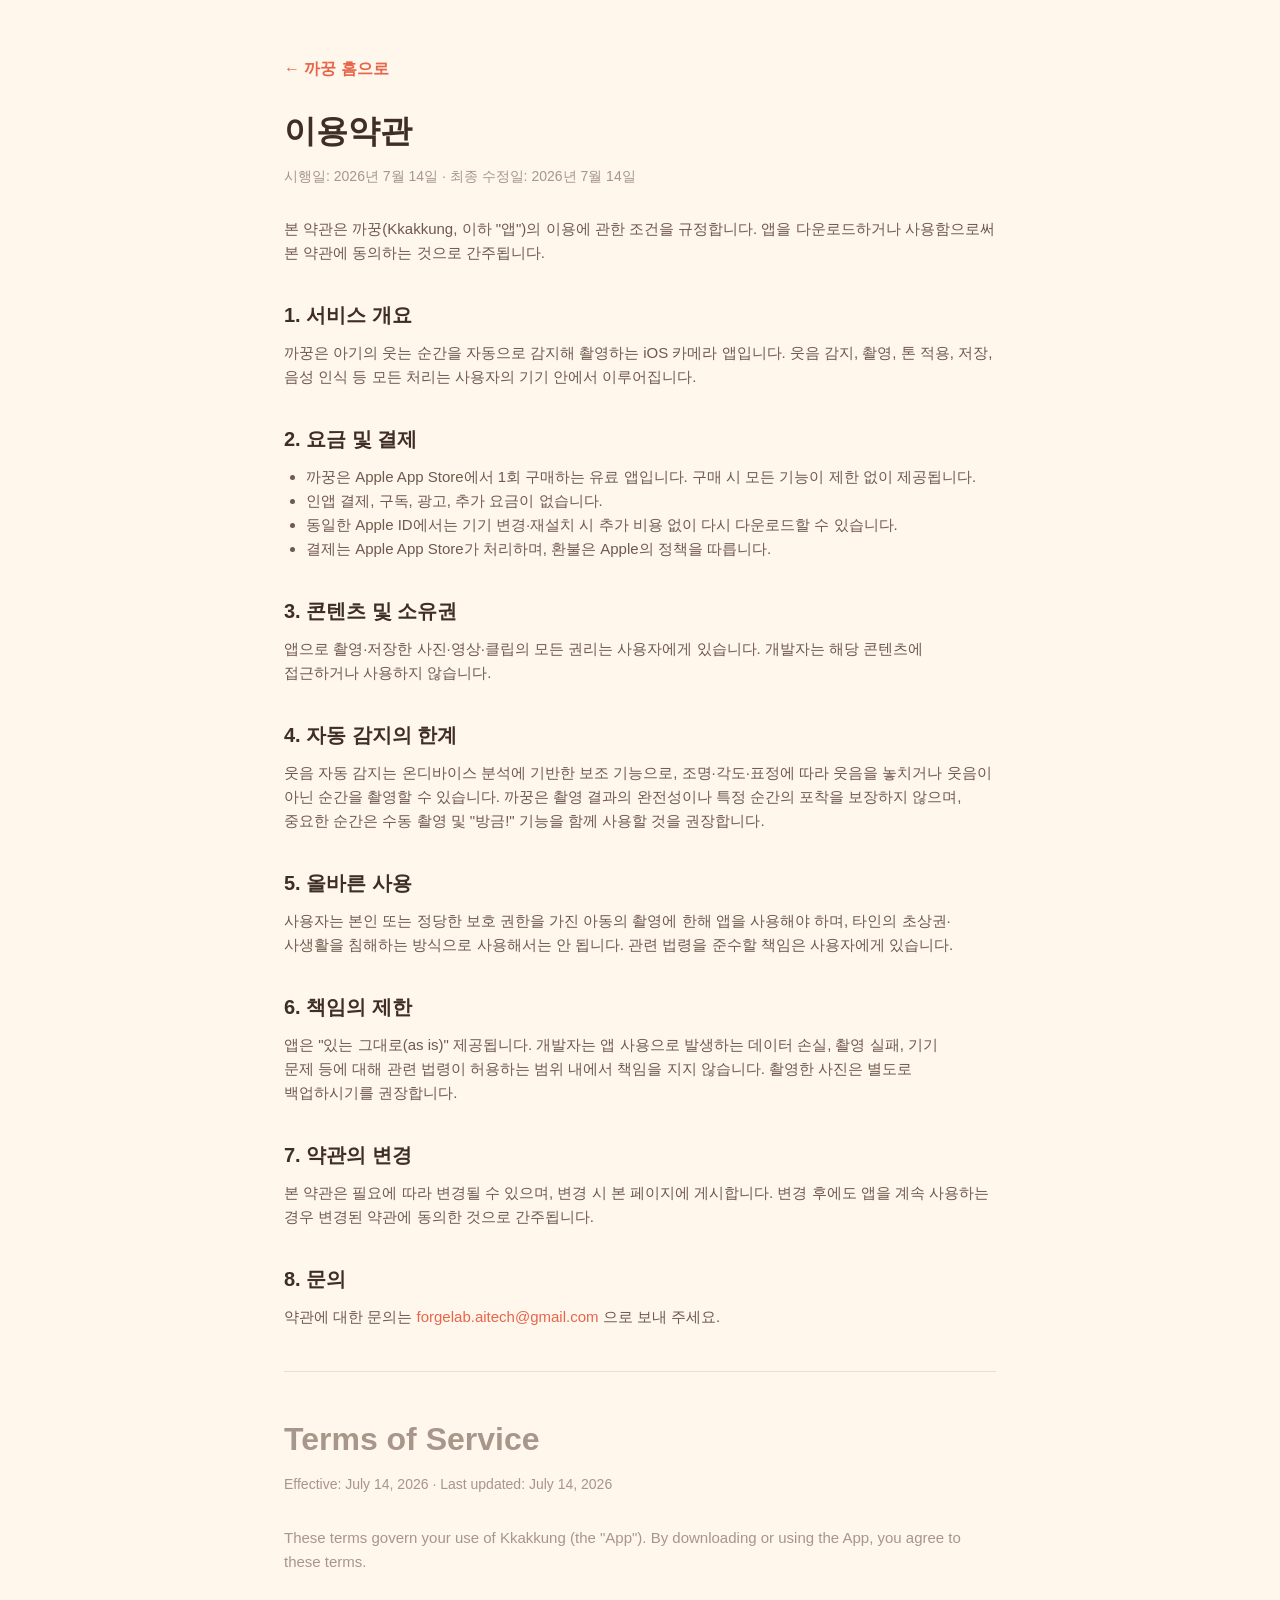
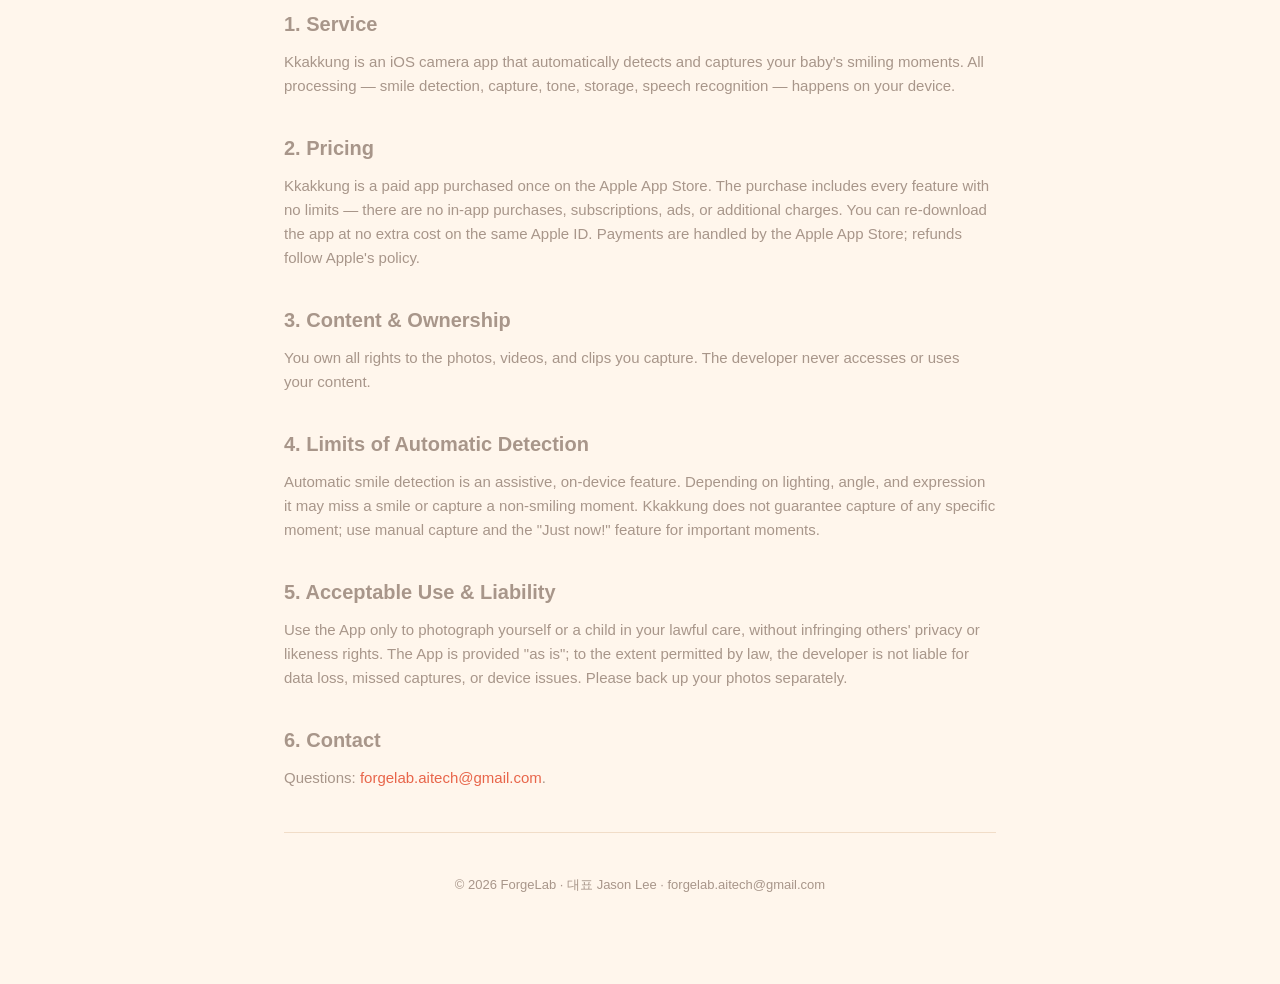
<file: docs/terms.html>
<!DOCTYPE html>
<html lang="ko">
<head>
<meta charset="UTF-8" />
<meta name="viewport" content="width=device-width, initial-scale=1.0" />
<title>이용약관 — 까꿍</title>
<meta name="description" content="까꿍(Kkakkung) 이용약관." />
<link rel="icon" href="data:image/svg+xml,%3Csvg xmlns='http://www.w3.org/2000/svg' viewBox='0 0 64 64'%3E%3Crect x='4' y='4' width='56' height='56' rx='16' fill='%23F2946A'/%3E%3Ccircle cx='32' cy='30' r='16' fill='none' stroke='%234A3A32' stroke-width='3.5'/%3E%3Ccircle cx='26' cy='27' r='2.4' fill='%234A3A32'/%3E%3Ccircle cx='38' cy='27' r='2.4' fill='%234A3A32'/%3E%3Cpath d='M25 33 Q32 40 39 33' fill='none' stroke='%234A3A32' stroke-width='3.5' stroke-linecap='round'/%3E%3C/svg%3E" />
<link rel="stylesheet" href="styles.css?v=20260718f" />
</head>
<body>
<div class="legal">
  <a class="back" href="index.html">← 까꿍 홈으로</a>

  <h1>이용약관</h1>
  <p class="updated">시행일: 2026년 7월 14일 · 최종 수정일: 2026년 7월 14일</p>

  <p>본 약관은 까꿍(Kkakkung, 이하 "앱")의 이용에 관한 조건을 규정합니다. 앱을 다운로드하거나 사용함으로써 본 약관에 동의하는 것으로 간주됩니다.</p>

  <h2>1. 서비스 개요</h2>
  <p>까꿍은 아기의 웃는 순간을 자동으로 감지해 촬영하는 iOS 카메라 앱입니다. 웃음 감지, 촬영, 톤 적용, 저장, 음성 인식 등 모든 처리는 사용자의 기기 안에서 이루어집니다.</p>

  <h2>2. 요금 및 결제</h2>
  <ul>
    <li>까꿍은 Apple App Store에서 1회 구매하는 유료 앱입니다. 구매 시 모든 기능이 제한 없이 제공됩니다.</li>
    <li>인앱 결제, 구독, 광고, 추가 요금이 없습니다.</li>
    <li>동일한 Apple ID에서는 기기 변경·재설치 시 추가 비용 없이 다시 다운로드할 수 있습니다.</li>
    <li>결제는 Apple App Store가 처리하며, 환불은 Apple의 정책을 따릅니다.</li>
  </ul>

  <h2>3. 콘텐츠 및 소유권</h2>
  <p>앱으로 촬영·저장한 사진·영상·클립의 모든 권리는 사용자에게 있습니다. 개발자는 해당 콘텐츠에 접근하거나 사용하지 않습니다.</p>

  <h2>4. 자동 감지의 한계</h2>
  <p>웃음 자동 감지는 온디바이스 분석에 기반한 보조 기능으로, 조명·각도·표정에 따라 웃음을 놓치거나 웃음이 아닌 순간을 촬영할 수 있습니다. 까꿍은 촬영 결과의 완전성이나 특정 순간의 포착을 보장하지 않으며, 중요한 순간은 수동 촬영 및 "방금!" 기능을 함께 사용할 것을 권장합니다.</p>

  <h2>5. 올바른 사용</h2>
  <p>사용자는 본인 또는 정당한 보호 권한을 가진 아동의 촬영에 한해 앱을 사용해야 하며, 타인의 초상권·사생활을 침해하는 방식으로 사용해서는 안 됩니다. 관련 법령을 준수할 책임은 사용자에게 있습니다.</p>

  <h2>6. 책임의 제한</h2>
  <p>앱은 "있는 그대로(as is)" 제공됩니다. 개발자는 앱 사용으로 발생하는 데이터 손실, 촬영 실패, 기기 문제 등에 대해 관련 법령이 허용하는 범위 내에서 책임을 지지 않습니다. 촬영한 사진은 별도로 백업하시기를 권장합니다.</p>

  <h2>7. 약관의 변경</h2>
  <p>본 약관은 필요에 따라 변경될 수 있으며, 변경 시 본 페이지에 게시합니다. 변경 후에도 앱을 계속 사용하는 경우 변경된 약관에 동의한 것으로 간주됩니다.</p>

  <h2>8. 문의</h2>
  <p>약관에 대한 문의는 <a href="mailto:forgelab.aitech@gmail.com">forgelab.aitech@gmail.com</a> 으로 보내 주세요.</p>

  <hr />

  <h1 class="en">Terms of Service</h1>
  <p class="updated">Effective: July 14, 2026 · Last updated: July 14, 2026</p>
  <p class="en">These terms govern your use of Kkakkung (the "App"). By downloading or using the App, you agree to these terms.</p>

  <h2 class="en">1. Service</h2>
  <p class="en">Kkakkung is an iOS camera app that automatically detects and captures your baby's smiling moments. All processing — smile detection, capture, tone, storage, speech recognition — happens on your device.</p>

  <h2 class="en">2. Pricing</h2>
  <p class="en">Kkakkung is a paid app purchased once on the Apple App Store. The purchase includes every feature with no limits — there are no in-app purchases, subscriptions, ads, or additional charges. You can re-download the app at no extra cost on the same Apple ID. Payments are handled by the Apple App Store; refunds follow Apple's policy.</p>

  <h2 class="en">3. Content & Ownership</h2>
  <p class="en">You own all rights to the photos, videos, and clips you capture. The developer never accesses or uses your content.</p>

  <h2 class="en">4. Limits of Automatic Detection</h2>
  <p class="en">Automatic smile detection is an assistive, on-device feature. Depending on lighting, angle, and expression it may miss a smile or capture a non-smiling moment. Kkakkung does not guarantee capture of any specific moment; use manual capture and the "Just now!" feature for important moments.</p>

  <h2 class="en">5. Acceptable Use & Liability</h2>
  <p class="en">Use the App only to photograph yourself or a child in your lawful care, without infringing others' privacy or likeness rights. The App is provided "as is"; to the extent permitted by law, the developer is not liable for data loss, missed captures, or device issues. Please back up your photos separately.</p>

  <h2 class="en">6. Contact</h2>
  <p class="en">Questions: <a href="mailto:forgelab.aitech@gmail.com">forgelab.aitech@gmail.com</a>.</p>

  <hr />
  <p style="text-align:center; color: var(--dim); font-size: 13px;">© 2026 ForgeLab · 대표 Jason Lee · forgelab.aitech@gmail.com</p>
</div>
</body>
</html>
</file>
<file: docs/styles.css>
/* ==========================================================================
   까꿍 (Kkakkung) — jsonpassion.github.io/kkakkung-site
   "포근한 골든아워" — 따뜻한 브랜드에 무드와 깊이를 더한다.
   드리프트하는 웜 글로우 배경 · 스크롤 리빌(한쪽에서 펼쳐지는 카드) · 시네마틱 히어로.
   ========================================================================== */

:root {
  --bg: #fff6ec;
  --bg-tint: #ffeede;
  --deep: #2b1c16;         /* 시네마틱 딥 웜 (마감 CTA·모션) */
  --deep-2: #3a271e;
  --panel: #ffffff;
  --panel-soft: #fff7ee;
  --line: #f1ddc8;
  --line-deep: rgba(255, 236, 214, 0.14);
  --text: #3f2e26;
  --body: #6f5a4d;
  --dim: #a8968a;
  --accent: #f2946a;
  --accent-deep: #e8654a;
  --gold: #ffc46b;
  --rose: #f2a0a0;
  --mint: #7fbf96;
  --sun: #ffd66b;
  --coral: #e8654a;
  --sale: #e23b3b;
  --cream: #fffbf4;
  --radius: 20px;
  --ease: cubic-bezier(0.22, 1, 0.36, 1);
}

* { margin: 0; padding: 0; box-sizing: border-box; }
html { scroll-behavior: smooth; }

body {
  font-family: -apple-system, BlinkMacSystemFont, "Apple SD Gothic Neo", "Segoe UI", Roboto, sans-serif;
  background: var(--bg);
  color: var(--text);
  line-height: 1.6;
  -webkit-font-smoothing: antialiased;
  overflow-x: hidden;
  word-break: keep-all;        /* 한글 단어 중간 줄바꿈 방지 (전역) */
  overflow-wrap: break-word;   /* 긴 영문·URL은 안전하게 개행 */
}

/* 줄바꿈 품질 — 지원 브라우저에서 제목은 양쪽 균형, 본문은 외톨이 단어 방지 */
h1, h2, h3 { text-wrap: balance; }
p, li, summary { text-wrap: pretty; }

/* ---------- 분위기: 드리프트하는 웜 글로우 + 그레인 ---------- */
.atmosphere {
  position: fixed; inset: 0; z-index: -2; pointer-events: none;
  background:
    radial-gradient(46vw 46vw at 12% 8%, rgba(255, 196, 107, 0.42), transparent 60%),
    radial-gradient(50vw 50vw at 92% 4%, rgba(242, 148, 106, 0.40), transparent 62%),
    radial-gradient(52vw 52vw at 78% 88%, rgba(242, 160, 160, 0.34), transparent 60%),
    radial-gradient(46vw 46vw at 8% 96%, rgba(255, 214, 107, 0.30), transparent 60%),
    var(--bg);
  animation: drift 22s ease-in-out infinite alternate;
}
.atmosphere::after {
  content: ""; position: absolute; inset: 0; opacity: 0.5;
  background-image: url("data:image/svg+xml,%3Csvg xmlns='http://www.w3.org/2000/svg' width='120' height='120'%3E%3Cfilter id='n'%3E%3CfeTurbulence type='fractalNoise' baseFrequency='0.85' numOctaves='2'/%3E%3C/filter%3E%3Crect width='100%25' height='100%25' filter='url(%23n)' opacity='0.035'/%3E%3C/svg%3E");
}
@keyframes drift {
  0%   { transform: translate3d(0, 0, 0) scale(1); }
  100% { transform: translate3d(-2.5%, -1.5%, 0) scale(1.08); }
}
@media (prefers-reduced-motion: reduce) {
  .atmosphere, .phone, .phone-wrap::before { animation: none; }
  .reveal, .stagger > * { opacity: 1 !important; animation: none !important; }
}

.wrap { max-width: 1080px; margin: 0 auto; padding: 0 24px; }
a { color: var(--accent-deep); text-decoration: none; }
u { text-decoration-color: var(--accent); text-underline-offset: 5px; text-decoration-thickness: 2px; }

section { padding: 92px 0; position: relative; }
.sec-head { text-align: center; max-width: 640px; margin: 0 auto 52px; }
.sec-head h2 { font-size: 34px; font-weight: 900; letter-spacing: -1px; line-height: 1.2; }
.sec-head p { margin-top: 14px; font-size: 16px; color: var(--body); }
.eyebrow {
  display: inline-block; font-size: 12.5px; font-weight: 800; letter-spacing: 1.5px;
  color: var(--accent-deep); text-transform: uppercase; margin-bottom: 14px;
}

/* ---------- 스크롤 리빌 (한쪽에서 펼쳐지는 카드) ----------
   reveal-in은 keyframe 애니메이션으로 → 카드 hover transition과 충돌하지 않는다. */
.reveal { opacity: 0; will-change: opacity, transform; }
.reveal.in { opacity: 1; animation: revealIn 0.66s var(--ease) both; }
.reveal.from-l.in { animation-name: revealInL; }
.reveal.from-r.in { animation-name: revealInR; }
.stagger > * { opacity: 0; }
.stagger.in > * { opacity: 1; animation: revealIn 0.58s var(--ease) both; }
.stagger.in > *:nth-child(2) { animation-delay: 0.08s; }
.stagger.in > *:nth-child(3) { animation-delay: 0.16s; }
.stagger.in > *:nth-child(4) { animation-delay: 0.24s; }
.stagger.in > *:nth-child(5) { animation-delay: 0.32s; }
.stagger.in > *:nth-child(6) { animation-delay: 0.40s; }
.stagger.in > *:nth-child(7) { animation-delay: 0.48s; }
.stagger.in > *:nth-child(8) { animation-delay: 0.56s; }
.stagger.in > *:nth-child(9) { animation-delay: 0.64s; }
@keyframes revealIn { from { opacity: 0; transform: translateY(32px); } to { opacity: 1; transform: none; } }
@keyframes revealInL { from { opacity: 0; transform: translateX(-54px); } to { opacity: 1; transform: none; } }
@keyframes revealInR { from { opacity: 0; transform: translateX(54px); } to { opacity: 1; transform: none; } }

/* ------------------------------ Nav ------------------------------ */
.nav {
  position: sticky; top: 0; z-index: 50;
  background: rgba(255, 246, 236, 0.72);
  backdrop-filter: blur(18px) saturate(1.4);
  -webkit-backdrop-filter: blur(18px) saturate(1.4);
  border-bottom: 1px solid rgba(241, 221, 200, 0.7);
}
.nav-inner { max-width: 1080px; margin: 0 auto; padding: 12px 24px; display: flex; align-items: center; gap: 28px; }
.logo { display: flex; align-items: center; gap: 10px; font-weight: 900; font-size: 21px; color: var(--text); letter-spacing: -0.4px; }
.logo svg { display: block; }
.logo-anim { width: 38px; height: 38px; display: block; flex: none;
  filter: drop-shadow(0 3px 8px rgba(232, 101, 74, 0.30)); }
.logo .en { font-size: 12px; font-weight: 700; color: var(--dim); margin-top: 3px; }
.nav-links { margin-left: auto; display: flex; align-items: center; gap: 22px; }
.nav-links a { color: var(--body); font-size: 14px; font-weight: 600; transition: color 0.15s; }
.nav-links a:hover, .nav-links a.active { color: var(--text); }

.btn {
  display: inline-flex; align-items: center; justify-content: center; gap: 8px;
  padding: 13px 26px; border-radius: 14px; font-size: 15px; font-weight: 800; cursor: pointer;
  border: none; transition: transform 0.16s var(--ease), box-shadow 0.16s var(--ease);
}
.btn.primary { background: linear-gradient(135deg, var(--accent), var(--accent-deep)); color: #fff; box-shadow: 0 10px 30px rgba(232, 101, 74, 0.36); }
.btn.primary:hover { transform: translateY(-3px); box-shadow: 0 16px 40px rgba(232, 101, 74, 0.5); }
.btn.ghost { background: rgba(255,255,255,0.6); color: var(--text); border: 1.5px solid var(--line); backdrop-filter: blur(6px); }
.btn.ghost:hover { border-color: var(--accent); transform: translateY(-2px); }
.nav-cta { padding: 9px 18px; font-size: 13px; border-radius: 11px; color: #fff; }

/* ------------------------------ Hero ------------------------------ */
.hero-band { position: relative; overflow: hidden; }
.hero-veil {
  position: absolute; inset: 0; z-index: 1; pointer-events: none;
  background:
    /* 하단: 다음 섹션으로 자연스럽게 */
    linear-gradient(180deg, transparent 82%, var(--bg) 100%),
    /* 좌→우: 텍스트 쪽만 진한 크림, 오른쪽은 영상이 살아있게 */
    linear-gradient(90deg,
      rgba(255, 246, 236, 0.94) 0%, rgba(255, 246, 236, 0.88) 30%,
      rgba(255, 246, 236, 0.60) 52%, rgba(255, 246, 236, 0.30) 72%,
      rgba(255, 246, 236, 0.38) 100%);
}
.hero-band > .hero { position: relative; z-index: 2; }

.hero {
  display: grid; grid-template-columns: 1.05fr 0.95fr; gap: 52px; align-items: center;
  padding: 92px 24px 104px; position: relative;
}
.hero h1 { font-size: 58px; line-height: 1.1; font-weight: 900; letter-spacing: -2px; }
.hero h1 .hl {
  background: linear-gradient(115deg, var(--accent-deep), var(--accent) 45%, var(--gold));
  -webkit-background-clip: text; background-clip: text; color: transparent;
}
.hero .sub { margin-top: 24px; font-size: 18px; color: var(--body); max-width: 46ch; }
.hero .sub strong { color: var(--text); font-weight: 800; }
.hero-caption {
  display: inline-block; margin-top: 28px;
  background: rgba(255, 255, 255, 0.88); color: var(--accent-deep);
  font-size: 15px; font-weight: 800; padding: 10px 18px; border-radius: 12px;
  border: 1px solid var(--line); backdrop-filter: blur(8px);
  box-shadow: 0 8px 24px rgba(63, 46, 38, 0.07);
  transition: opacity 0.35s var(--ease);
}
.hero-ctas { margin-top: 32px; display: flex; gap: 14px; flex-wrap: wrap; align-items: center; }
.store-badge {
  display: inline-flex; align-items: center; gap: 10px;
  background: var(--text); color: #fff; border-radius: 14px; padding: 11px 22px;
  font-weight: 700; line-height: 1.15; transition: transform 0.16s var(--ease), box-shadow 0.16s var(--ease);
  box-shadow: 0 10px 28px rgba(63, 46, 38, 0.2);
}
.store-badge:hover { transform: translateY(-3px); box-shadow: 0 16px 36px rgba(63,46,38,0.32); }
.store-badge small { display: block; font-size: 10px; font-weight: 600; color: #cbb8ac; }
.store-badge .big { display: block; font-size: 17px; font-weight: 800; }
.tag {
  display: inline-flex; align-items: center; gap: 7px; padding: 7px 15px; border-radius: 999px;
  background: rgba(242, 148, 106, 0.12); border: 1px solid rgba(242, 148, 106, 0.4);
  color: var(--accent-deep); font-size: 12.5px; font-weight: 800; letter-spacing: 0.2px; margin-bottom: 22px;
}
.tag::before { content: ""; width: 7px; height: 7px; border-radius: 50%; background: var(--accent); box-shadow: 0 0 0 0 rgba(242,148,106,0.6); animation: pulse 2s infinite; }
@keyframes pulse { 0% { box-shadow: 0 0 0 0 rgba(242,148,106,0.55); } 70% { box-shadow: 0 0 0 8px rgba(242,148,106,0); } 100% { box-shadow: 0 0 0 0 rgba(242,148,106,0); } }

/* --------------------- Phone mock (hero) --------------------- */
.phone-wrap { position: relative; justify-self: center; }
.phone-wrap::before {
  content: ""; position: absolute; inset: -18% -12%; z-index: 0; border-radius: 50%;
  background: radial-gradient(closest-side, rgba(242,148,106,0.55), rgba(255,196,107,0.28) 55%, transparent 75%);
  filter: blur(12px); animation: halo 6s ease-in-out infinite alternate;
}
@keyframes halo { 0% { transform: scale(0.96); opacity: 0.85; } 100% { transform: scale(1.06); opacity: 1; } }
.phone {
  position: relative; z-index: 1;
  width: 264px; height: 548px; border-radius: 46px; padding: 10px;
  background: linear-gradient(160deg, #4a423e 0%, #241d1a 30%, #17110e 100%);
  box-shadow: 0 40px 90px rgba(63, 46, 38, 0.36),
              inset 0 0 0 1.5px rgba(255, 236, 214, 0.20),
              inset 0 0 0 4px #0d0a08;
  animation: float 7s ease-in-out infinite;
}
/* 사이드 버튼 — 좌: 액션·볼륨 2개 / 우: 전원 */
.phone::before {
  content: ""; position: absolute; left: -2.5px; top: 118px;
  width: 3px; height: 24px; border-radius: 2px; background: #3a322e;
  box-shadow: 0 38px 0 #3a322e, 0 84px 0 #3a322e;
}
.phone::after {
  content: ""; position: absolute; right: -2.5px; top: 176px;
  width: 3px; height: 58px; border-radius: 2px; background: #3a322e;
}
@keyframes float { 0%, 100% { transform: translateY(0); } 50% { transform: translateY(-14px); } }
.phone-screen {
  width: 100%; height: 100%; border-radius: 37px; overflow: hidden;
  background: linear-gradient(170deg, #ffe9d6 0%, #ffd9bf 48%, #f7b58e 100%);
  position: relative; display: flex; flex-direction: column;
}
.phone-screen::after {  /* 유리 반사 */
  content: ""; position: absolute; inset: 0; z-index: 7; pointer-events: none;
  background: linear-gradient(115deg, rgba(255,255,255,0.16) 0%, rgba(255,255,255,0.04) 28%, transparent 45%);
}
/* 다이나믹 아일랜드 */
.p-island {
  position: absolute; top: 11px; left: 50%; transform: translateX(-50%);
  width: 84px; height: 24px; border-radius: 13px; background: #0b0908; z-index: 6;
}
.p-island::after {  /* 전면 카메라 점 */
  content: ""; position: absolute; right: 7px; top: 50%; transform: translateY(-50%);
  width: 9px; height: 9px; border-radius: 50%;
  background: radial-gradient(circle at 35% 35%, #2e3a4a, #0b0908 70%);
}
/* 상태바 */
.p-status {
  display: flex; justify-content: space-between; align-items: center;
  padding: 14px 24px 0; z-index: 5;
}
.p-time { font-size: 12px; font-weight: 700; color: rgba(63, 46, 38, 0.85); }
.p-glyphs { display: flex; align-items: center; gap: 5px; }
.p-sbars { display: flex; align-items: flex-end; gap: 1.5px; }
.p-sbars i { width: 2.5px; border-radius: 1px; background: rgba(63, 46, 38, 0.8); }
.p-sbars i:nth-child(1) { height: 4px; } .p-sbars i:nth-child(2) { height: 6px; }
.p-sbars i:nth-child(3) { height: 8px; } .p-sbars i:nth-child(4) { height: 10px; }
.p-batt {
  width: 21px; height: 10.5px; border-radius: 3px;
  border: 1.2px solid rgba(63, 46, 38, 0.55); padding: 1.2px; display: block; position: relative;
}
.p-batt::after {  /* 배터리 꼭지 */
  content: ""; position: absolute; right: -3.5px; top: 50%; transform: translateY(-50%);
  width: 1.6px; height: 4px; border-radius: 0 1px 1px 0; background: rgba(63, 46, 38, 0.55);
}
.p-batt i { display: block; height: 100%; width: 78%; border-radius: 1.5px; background: rgba(63, 46, 38, 0.8); }
.p-top { padding: 12px 20px 0; }
.p-dline { font-size: 11px; color: rgba(63,46,38,0.55); font-weight: 600; }
.p-count { font-size: 15px; color: var(--text); font-weight: 800; margin-top: 2px; }
.p-stage { flex: 1; position: relative; display: flex; align-items: center; justify-content: center; }
.p-face-anim {
  position: relative; z-index: 1; width: 150px; height: 150px;
  filter: drop-shadow(0 10px 22px rgba(63, 46, 38, 0.20));
}
.p-gauge { position: absolute; width: 156px; height: 156px; border-radius: 50%; transform: rotate(-90deg); }
.p-gauge circle { fill: none; stroke-width: 8; }
.p-gauge .track { stroke: rgba(255,255,255,0.55); }
.p-gauge .fill { stroke: var(--accent-deep); stroke-linecap: round; stroke-dasharray: 534; stroke-dashoffset: 534; animation: fillGauge 3.6s ease-in-out infinite; }
@keyframes fillGauge { 0% { stroke-dashoffset: 534; } 45% { stroke-dashoffset: 40; } 62% { stroke-dashoffset: 40; } 70% { stroke-dashoffset: 40; opacity: 1; } 74% { opacity: 0.2; } 80%, 100% { stroke-dashoffset: 534; opacity: 1; } }
.p-flash { position: absolute; inset: 0; background: #fff; opacity: 0; animation: flash 3.6s ease-out infinite; }
@keyframes flash { 0%, 66% { opacity: 0; } 70% { opacity: 0.6; } 82%, 100% { opacity: 0; } }
/* 얼굴 추적 박스 — 앱의 다둥이 선택 UI */
.p-facebox {
  position: absolute; width: 178px; height: 178px; border-radius: 32px;
  border: 2px solid rgba(232, 101, 74, 0.8); z-index: 2;
}
.p-facebox::after {  /* 웃음 감지 배지 */
  content: "☺"; position: absolute; top: -9px; right: -9px;
  width: 20px; height: 20px; border-radius: 50%; background: var(--accent-deep);
  color: #fff; font-size: 12px; line-height: 20px; text-align: center;
}
.p-phase {
  position: absolute; bottom: 8px; left: 50%; transform: translateX(-50%);
  font-size: 10px; font-weight: 700; color: rgba(63, 46, 38, 0.6);
  background: rgba(255, 251, 244, 0.62); padding: 3px 10px; border-radius: 999px;
  backdrop-filter: blur(4px);
}
/* 필터 칩 행 — 중앙 칩이 적용 중(아우라) */
.p-filters {
  display: flex; align-items: center; justify-content: center; gap: 13px;
  padding: 4px 0 10px;
}
.p-filters i, .p-filters b {
  display: block; border-radius: 50%;
  background: radial-gradient(circle at 40% 35%, #fff2e6, #f2b48c);
}
.p-filters i { width: 21px; height: 21px; opacity: 0.75; }
.p-filters i:nth-child(1), .p-filters i:nth-child(5) { opacity: 0.45; }
.p-filters b {
  width: 27px; height: 27px; border: 2px solid #fff;
  box-shadow: 0 0 14px rgba(242, 148, 106, 0.95), 0 0 4px rgba(255, 214, 107, 0.8);
}
.p-shutter { padding: 0 26px 24px; display: flex; align-items: center; justify-content: space-between; }
.p-thumb, .p-sound { width: 30px; height: 30px; border-radius: 9px; background: rgba(255,255,255,0.55); position: relative; }
.p-thumb::before {  /* 해 점 */
  content: ""; position: absolute; top: 6px; right: 7px; width: 5px; height: 5px;
  border-radius: 50%; background: rgba(63, 46, 38, 0.45);
}
.p-thumb::after {  /* 산 삼각형 */
  content: ""; position: absolute; left: 5px; bottom: 6px;
  border-left: 7px solid transparent; border-right: 7px solid transparent;
  border-bottom: 8px solid rgba(63, 46, 38, 0.45);
}
.p-sound { border-radius: 50%; }
.p-sound::after {  /* 스피커 점 */
  content: ""; position: absolute; inset: 0; margin: auto; width: 10px; height: 10px;
  border-radius: 50%; border: 2.5px solid rgba(63, 46, 38, 0.5);
}
.p-btnlabel {
  font-size: 10.5px; font-weight: 800; color: rgba(63, 46, 38, 0.55); letter-spacing: -0.2px;
}
.p-btnlabel.on { color: var(--accent-deep); }
.p-shutter-ring { width: 62px; height: 62px; border-radius: 50%; border: 3px solid rgba(255,255,255,0.55); display: flex; align-items: center; justify-content: center; position: relative; }
.p-shutter-ring::after { content: ""; width: 50px; height: 50px; border-radius: 50%; background: #fff; }
.p-shutter-ring::before { content: "☺"; position: absolute; z-index: 2; font-size: 22px; color: var(--accent-deep); }

/* ------------------------------ Cards (공통) ------------------------------ */
.card {
  background: rgba(255, 255, 255, 0.72); border: 1px solid var(--line); border-radius: var(--radius);
  backdrop-filter: blur(10px);
  transition: transform 0.28s var(--ease), box-shadow 0.28s var(--ease), border-color 0.28s var(--ease);
}
.card:hover { transform: translateY(-6px); box-shadow: 0 24px 50px rgba(63, 46, 38, 0.12); border-color: rgba(242,148,106,0.5); }

/* ------------------------------ Steps ------------------------------ */
.steps { display: grid; grid-template-columns: repeat(3, 1fr); gap: 20px; }
.step { padding: 18px 28px 32px; text-align: center; }
.step-anim { position: relative; margin: 0 auto 4px; max-width: 240px; }
.step-lottie { width: 100%; aspect-ratio: 4 / 3; }
.step-num {
  width: 38px; height: 38px; border-radius: 50%;
  position: absolute; top: 10px; left: 2px;
  display: flex; align-items: center; justify-content: center;
  font-size: 17px; font-weight: 900; color: #fff;
  box-shadow: 0 8px 20px rgba(63,46,38,0.16);
}
.step h3 { font-size: 18px; font-weight: 800; }
.step p { margin-top: 9px; font-size: 14px; color: var(--body); }

/* ------------------------------ Motion (Lottie) ------------------------------ */
.motion-grid { display: grid; grid-template-columns: repeat(3, 1fr); gap: 22px; }
.motion-card { padding: 16px 28px 32px; text-align: center; }
.motion-anim { width: 100%; aspect-ratio: 4 / 3; }
.motion-card h3 { font-size: 19px; font-weight: 800; margin-top: 4px; }
.motion-card p { margin-top: 9px; font-size: 14px; color: var(--body); }

/* ------------------------------ Features ------------------------------ */
.grid { display: grid; grid-template-columns: repeat(3, 1fr); gap: 20px; }
.feature { padding: 28px 26px; }
.feature .icon { display: inline-flex; align-items: center; justify-content: center; width: 52px; height: 52px; border-radius: 15px; background: linear-gradient(135deg, rgba(255,196,107,0.28), rgba(242,148,106,0.2)); margin-bottom: 16px; }
.feature .icon svg { width: 30px; height: 30px; display: block; }
.feature h3 { font-size: 17px; font-weight: 800; }
.feature p { margin-top: 8px; font-size: 14px; color: var(--body); }

/* ------------------------------ Privacy band ------------------------------ */
.privacy-band {
  display: flex; gap: 24px; align-items: flex-start; padding: 40px 40px;
  background: linear-gradient(120deg, rgba(127,191,150,0.16), rgba(242,148,106,0.14));
  border: 1px solid var(--line); border-radius: 26px;
}
.privacy-band .shield { line-height: 0; filter: drop-shadow(0 6px 14px rgba(127,191,150,0.4)); }
.privacy-band .shield svg { width: 46px; height: 46px; display: block; }
.privacy-band h3 { font-size: 21px; font-weight: 900; }
.privacy-band p { margin-top: 9px; font-size: 15px; color: var(--body); }
.privacy-band strong { color: var(--text); }

/* ------------------------------ Deep 시네마틱 섹션 ------------------------------ */
.deep {
  background:
    radial-gradient(60vw 60vw at 20% -10%, rgba(242,148,106,0.28), transparent 60%),
    radial-gradient(50vw 50vw at 90% 110%, rgba(255,196,107,0.22), transparent 60%),
    linear-gradient(160deg, var(--deep-2), var(--deep));
  color: #fdeede;
}
.deep .sec-head h2 { color: #fff; }
.deep .sec-head p, .deep .demo-note { color: rgba(253, 238, 222, 0.7); }
.deep .eyebrow { color: var(--gold); }
/* 밝은 글래스 카드는 딥 섹션 안에서도 어두운 본문색을 유지 (밝은 글자 방지) */
.deep .card { color: var(--text); }
.deep .card h3 { color: var(--text); }
.deep .card p { color: var(--body); }

/* ------------------------------ 시네마 밴드 (Higgsfield) ------------------------------ */
.film {
  position: relative; overflow: hidden; padding: 136px 0;
  background: center/cover no-repeat;   /* 포스터 = reduced-motion 폴백 */
}
.film-video { position: absolute; inset: 0; width: 100%; height: 100%; object-fit: cover; z-index: 0; }
.film-scrim {
  position: absolute; inset: 0; z-index: 1;
  background: linear-gradient(90deg,
    rgba(28,17,11,0.90) 0%, rgba(28,17,11,0.74) 40%,
    rgba(28,17,11,0.34) 70%, rgba(28,17,11,0.10) 100%);
}
.film-scrim.right {
  background: linear-gradient(270deg,
    rgba(28,17,11,0.90) 0%, rgba(28,17,11,0.74) 40%,
    rgba(28,17,11,0.34) 70%, rgba(28,17,11,0.10) 100%);
}
.film > .wrap { position: relative; z-index: 2; }
.film-copy { max-width: 30ch; word-break: keep-all; }   /* 한글 단어 중간 줄바꿈 방지 */
.film-copy.right { margin-left: auto; text-align: right; }
.film-copy .eyebrow { color: var(--gold); }
.film-copy h2 {
  font-size: 46px; font-weight: 900; letter-spacing: -1.6px; line-height: 1.16; color: #fff;
  text-shadow: 0 2px 26px rgba(0,0,0,0.55);
}
.film-copy p {
  margin-top: 16px; font-size: 17px; color: rgba(255,246,236,0.92);
  text-shadow: 0 1px 14px rgba(0,0,0,0.6);
}

/* CTA 앰비언트 배경 */
.cta { position: relative; overflow: hidden; }
.cta > .wrap { position: relative; z-index: 2; }
.cta-scrim { background: linear-gradient(180deg, rgba(28,17,11,0.84) 0%, rgba(28,17,11,0.74) 55%, rgba(28,17,11,0.88) 100%); }

@media (prefers-reduced-motion: reduce) {
  .film-video { display: none; }   /* 포스터만 노출 */
}
@media (max-width: 860px) {
  .hero-veil {
    background:
      linear-gradient(180deg, transparent 88%, var(--bg) 100%),
      linear-gradient(180deg,
        rgba(255, 246, 236, 0.94) 0%, rgba(255, 246, 236, 0.90) 46%,
        rgba(255, 246, 236, 0.55) 72%, rgba(255, 246, 236, 0.42) 100%);
  }
  /* 모바일: 얼굴은 위에서 보이게, 카피는 아래에 — 스크림도 아래로 무겁게 */
  .film { padding: 0; min-height: 66vh; display: flex; align-items: flex-end; }
  .film > .wrap { padding-bottom: 40px; padding-top: 40px; }
  .film-copy, .film-copy.right { max-width: none; text-align: center; margin: 0 auto; }
  .film-copy h2 { font-size: 31px; }
  .film-copy p { font-size: 15.5px; }
  .film-scrim, .film-scrim.right {
    background: linear-gradient(180deg,
      rgba(28,17,11,0.12) 0%, rgba(28,17,11,0.28) 40%,
      rgba(28,17,11,0.72) 76%, rgba(28,17,11,0.92) 100%);
  }
}

/* ------------------------------ Pricing ------------------------------ */
.pricing { display: grid; grid-template-columns: repeat(2, 1fr); gap: 22px; max-width: 780px; margin: 0 auto; }
.price-card { padding: 36px 32px; position: relative; }
.price-card.hot { border: 2px solid var(--accent); box-shadow: 0 20px 50px rgba(242,148,106,0.24); background: rgba(255,255,255,0.85); }
.price-card h3 { font-size: 18px; font-weight: 800; }
.price { font-size: 42px; font-weight: 900; margin-top: 4px; letter-spacing: -1.5px; }
.price-was-row { display: flex; align-items: baseline; gap: 9px; margin-top: 14px; }
.price-was { font-size: 19px; font-weight: 700; color: var(--dim); text-decoration: line-through; text-decoration-color: var(--sale); text-decoration-thickness: 2.5px; }
.price-off { font-size: 13px; font-weight: 800; color: #fff; background: var(--sale); border-radius: 7px; padding: 2px 8px; }
.price-note { font-size: 13px; color: var(--body); margin-top: 4px; }
.price-card ul { list-style: none; margin-top: 22px; display: flex; flex-direction: column; gap: 12px; }
.price-card li { font-size: 14px; color: var(--body); padding-left: 26px; position: relative; }
.price-card li::before { content: "✓"; position: absolute; left: 0; color: var(--mint); font-weight: 900; }
.price-card li strong { color: var(--text); }
.sale-badge { position: absolute; top: -13px; right: 24px; background: var(--accent-deep); color: #fff; font-size: 12px; font-weight: 800; padding: 6px 14px; border-radius: 999px; box-shadow: 0 8px 20px rgba(232,101,74,0.4); }

/* ------------------------------ FAQ ------------------------------ */
.faq { max-width: 760px; margin: 0 auto; display: flex; flex-direction: column; gap: 12px; }
.faq details { padding: 4px 24px; }
.faq summary { cursor: pointer; padding: 18px 0; font-size: 15.5px; font-weight: 700; list-style: none; display: flex; justify-content: space-between; align-items: center; }
.faq summary::-webkit-details-marker { display: none; }
.faq summary::after { content: "+"; color: var(--accent); font-size: 24px; font-weight: 300; transition: transform 0.2s; }
.faq details[open] summary::after { content: "−"; }
.faq details p { padding: 0 0 20px; font-size: 14.5px; color: var(--body); }

/* ------------------------------ 마감 CTA ------------------------------ */
.cta { text-align: center; padding: 108px 24px; }
.cta-logo { width: 92px; height: 92px; margin: 0 auto 26px; }
.cta h2 { font-size: 40px; font-weight: 900; letter-spacing: -1.5px; color: #fff; line-height: 1.18; }
.cta p { margin-top: 16px; font-size: 17px; color: rgba(253,238,222,0.72); max-width: 30ch; margin-inline: auto; }
.cta .hero-ctas { justify-content: center; margin-top: 34px; }
.cta .btn.ghost { background: rgba(255,255,255,0.08); color: #fff; border-color: rgba(255,255,255,0.2); }

/* ------------------------------ Footer ------------------------------ */
footer { border-top: 1px solid var(--line-deep); padding: 44px 0; background: var(--deep); }
footer .wrap { display: flex; align-items: center; gap: 20px; flex-wrap: wrap; }
footer .brand { font-weight: 900; font-size: 16px; color: #fdeede; }
footer a { color: rgba(253,238,222,0.7); font-size: 14px; font-weight: 600; }
footer a:hover { color: #fff; }
.contact-btn { padding: 9px 16px; border-radius: 11px; border: 1.5px solid rgba(255,236,214,0.2); }
footer .copy { margin-left: auto; color: rgba(253,238,222,0.45); font-size: 13px; }
footer .biz { color: rgba(253,238,222,0.4); font-size: 12px; width: 100%; }

/* ------------------------------ Legal pages ------------------------------ */
.legal { max-width: 760px; margin: 0 auto; padding: 56px 24px 88px; position: relative; }
.legal h1 { font-size: 32px; font-weight: 900; }
.legal .updated { color: var(--dim); font-size: 14px; margin: 8px 0 30px; }
.legal h2 { font-size: 20px; font-weight: 800; margin: 34px 0 10px; }
.legal h3 { font-size: 16px; font-weight: 700; margin: 20px 0 8px; }
.legal p, .legal li { font-size: 15px; color: var(--body); }
.legal ul { margin: 8px 0 8px 22px; }
.legal .back { display: inline-block; margin-bottom: 24px; font-weight: 700; }
.legal hr { border: none; border-top: 1px solid var(--line); margin: 42px 0; }
.legal .en { color: var(--dim); }

/* ------------------------------ Responsive ------------------------------ */
@media (max-width: 860px) {
  .hero { grid-template-columns: 1fr; text-align: center; padding-top: 60px; }
  .hero .sub { margin-inline: auto; }
  .hero-ctas { justify-content: center; }
  .hero h1 { font-size: 44px; }
  .phone-wrap { margin-top: 26px; }
  .steps, .motion-grid, .grid, .pricing { grid-template-columns: 1fr; }
  .reveal.from-l, .reveal.from-r { transform: translateY(34px); }
  .nav-links { display: none; }
  .privacy-band { flex-direction: column; gap: 16px; }
  .sec-head h2 { font-size: 28px; }
  .cta h2 { font-size: 30px; }
  section { padding: 68px 0; }
}
</file>
